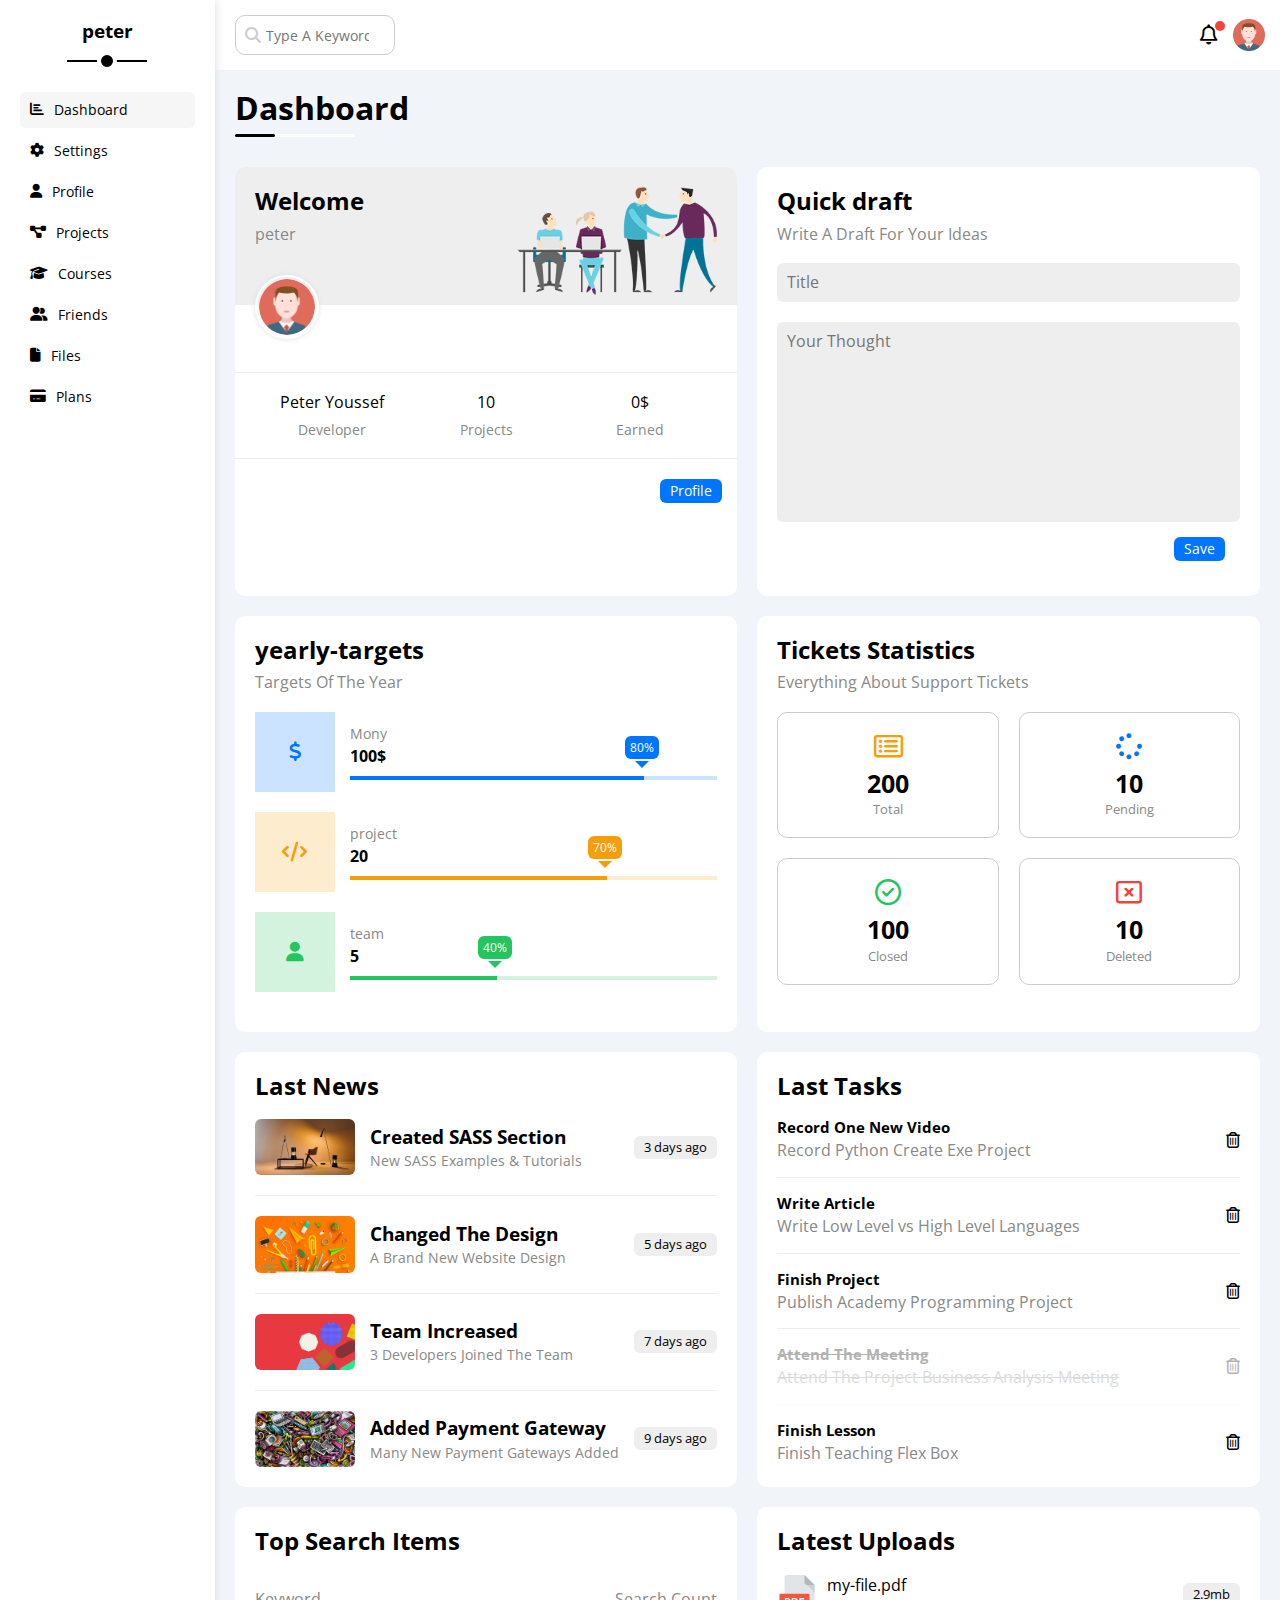
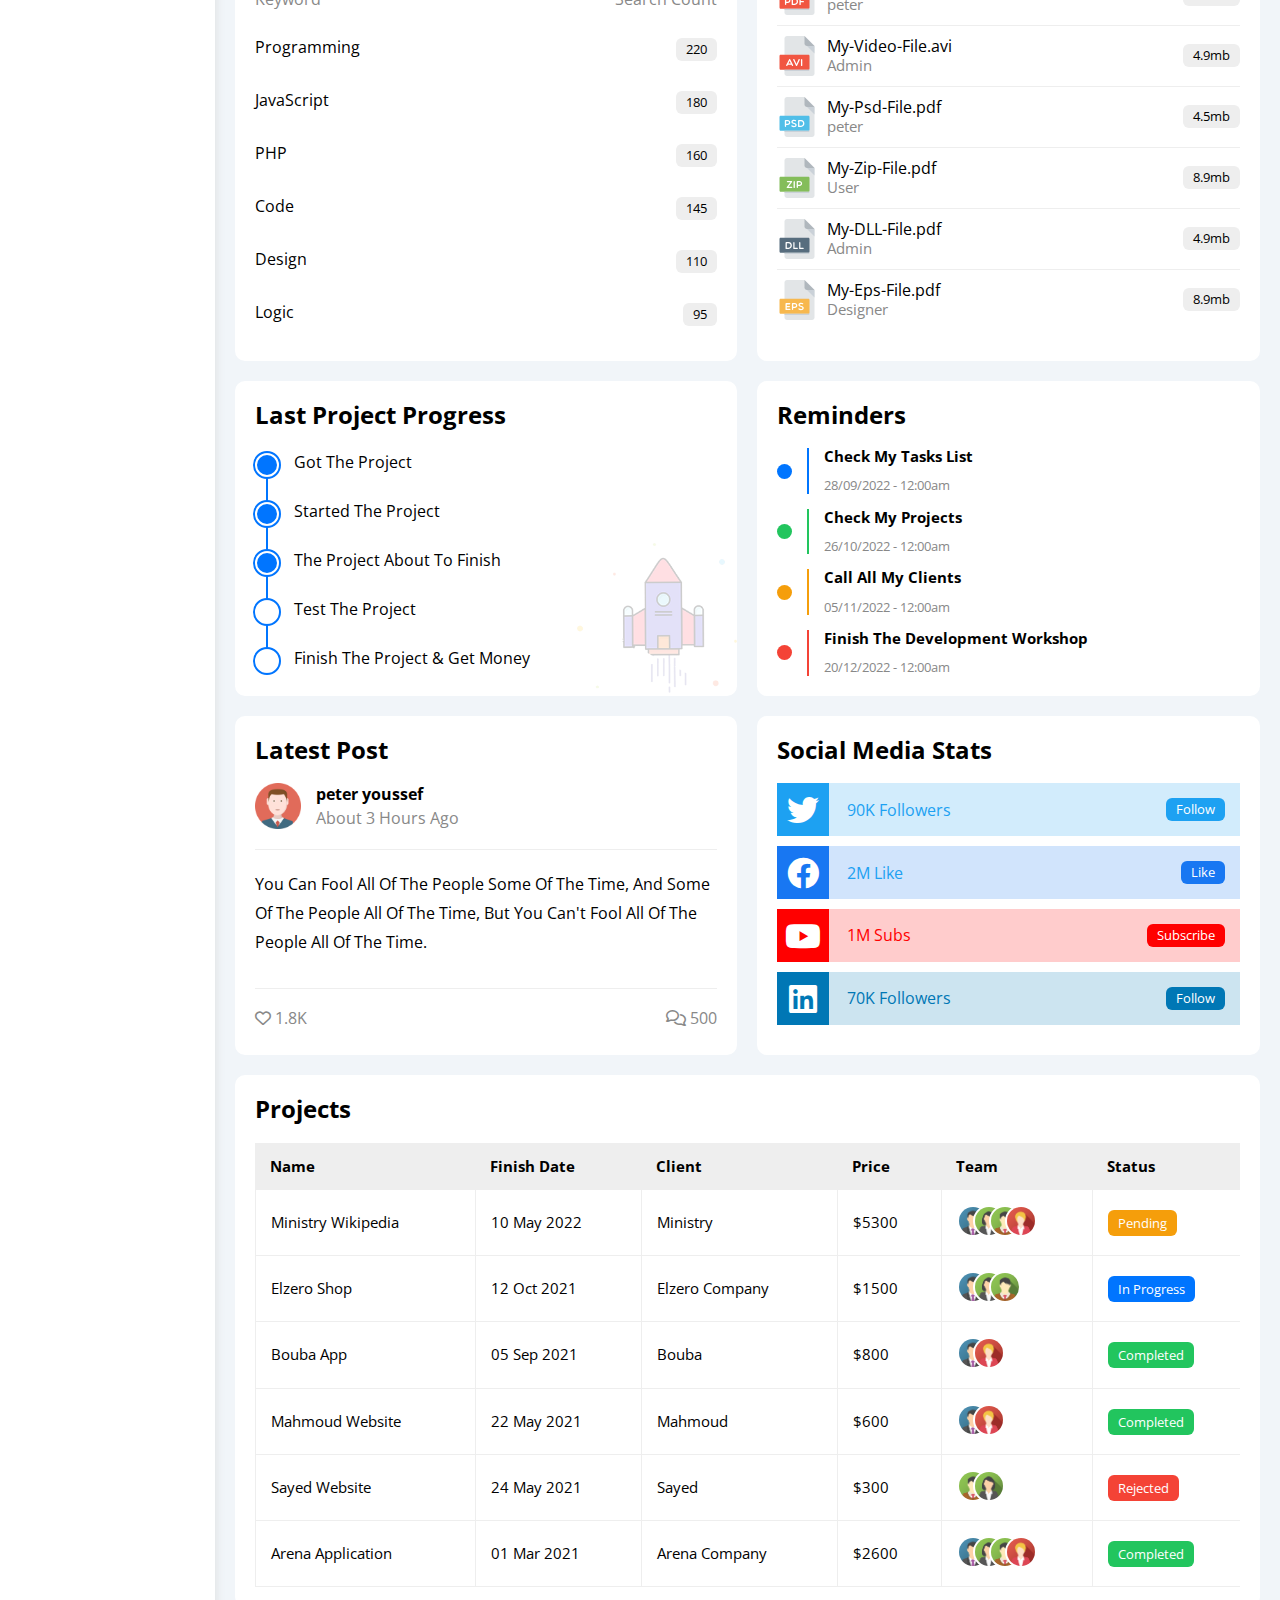
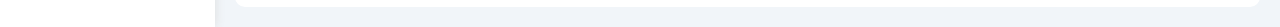
<file: index.html>
<!DOCTYPE html>
<html lang="en">
<head>
  <meta charset="UTF-8">
  <meta name="viewport" content="width=device-width, initial-scale=1.0">
  <link rel="stylesheet" href="./css/framework.css">
  <link rel="stylesheet" href="./css/dashboard.css">
  <link rel="stylesheet" href="./css/normalize.css">
  <link rel="stylesheet" href="./css/all.min.css">
  <link rel="preconnect" href="https://fonts.googleapis.com">
<link rel="preconnect" href="https://fonts.gstatic.com" crossorigin>
<link href="https://fonts.googleapis.com/css2?family=Open+Sans:wght@300;400;500;600;700;800&display=swap" rel="stylesheet">
  <title>Dashboard</title>
</head>
<body>
<div class="page d-flex home">
  <div class="side p-20 bg-white p-relative">
    <h3 class="p-relative text-c mt-0">peter</h3>
      <ul>
        <li title="Dashboard">
          <a class="active d-flex alig-center fs-14 c-black rad-6 p-10 " href="dashboard.html">
            <i class="fa-solid fa-chart-bar"></i>
            <span>Dashboard</span>
          </a>
        </li>
        <li title="Settings">
          <a class="d-flex alig-center fs-14 c-black rad-6 p-10" href="settings.html">
            <i class="fa-solid fa-gear"></i>
            <span>Settings</span>
          </a>
        </li>
        <li title="Profile">
          <a class="d-flex alig-center fs-14 c-black rad-6 p-10" href="profile.html">
            <i class="fa-solid fa-user"></i>
            <span>Profile</span>
          </a>
        </li>
        <li title="Projects">
          <a class="d-flex alig-center fs-14 c-black rad-6 p-10" href="projects.html">
            <i class="fa-solid fa-diagram-project"></i>
            <span>Projects</span>
          </a>
        </li>
        <li title="Courses">
          <a class="d-flex alig-center fs-14 c-black rad-6 p-10" href="courses.html">
            <i class="fa-solid fa-graduation-cap"></i>
            <span>Courses</span>
          </a>
        </li>
        <li title="Friends">
          <a class="d-flex alig-center fs-14 c-black rad-6 p-10" href="friends.html">
            <i class="fa-solid fa-user-group"></i>
            <span>Friends</span>
          </a>
        </li>
        <li title="Files">
          <a class="d-flex alig-center fs-14 c-black rad-6 p-10" href="files.html">
            <i class="fa-solid fa-file"></i>
            <span>Files</span>
          </a>
        </li>
        <li title="Plans">
          <a class="d-flex alig-center fs-14 c-black rad-6 p-10" href="plans.html">
            <i class="fa-solid fa-credit-card"></i>
            <span>Plans</span>
          </a>
        </li>
      </ul>
  </div>
    <div class="content w-full">
      <div class="head p-15 d-flex bg-white between-flex">
        <div class="search p-relative">
          <input class="p-10" type="search" placeholder="Type A Keyword">
        </div>
        <div class="icons d-flex align-center">
          <span class="notification p-relative">
            <i class="fa-regular fa-bell fa-lg"></i>
          </span>
          <img src="./images/avatar.png" alt="">
        </div>
      </div>
      <!-- start dashboard label  -->
      <h1 class="p-relative">Dashboard</h1>
      <!-- end dashboard label  -->
      <!-- start wrapper -->
      <div class="wrapper d-grid gap-20">
        <!-- start welcome -->
        <div class="welcome bg-white rad-10 t-c-mobile block-mobile">
          <div class="intro p-20 d-flex bg-eee space-between">
            <div class="text">
              <h2 class="m-0">Welcome</h2>
              <p class="c-gray mt-10 mb-20">peter</p>
            </div>
            <img src="./images/welcome.png" alt="" class="hide-mobile">
          </div>
          <img src="./images/avatar.png" alt="" class="avatar">
          <div class="body d-flex mt-20 mb-20 p-20 mt-20 mb-20 text-c block-mobile">
            <div class="flex-1">
              Peter Youssef
              <span class="d-block c-gray mt-10 fs-14">Developer</span>
            </div>
            <div class="flex-1">
              10
              <span class="d-block c-gray mt-10 fs-14">Projects</span>
            </div>
            <div class="flex-1">
              0$
              <span class="d-block c-gray mt-10 fs-14">Earned</span>
            </div>
          </div>
          <a href="html.porfile" class="visit d-block fs-14 bg-blue c-white btn-shape ">Profile</a>
        </div>
        <!-- end welcome -->
        <!-- start quick draft -->
        <div class="quick-draft bg-white p-20 rad-10">
            <div class="text">
              <h2 class="m-0">Quick draft</h2>
              <p class="c-gray mt-10 mb-20">Write A Draft For Your Ideas</p>
            </div>
            <form action="">
              <input type="text" placeholder="Title" class="rad-6 bg-eee d-block mb-20 p-10 full-width">
              <textarea placeholder="Your Thought" class="rad-6 bg-eee d-block full-width p-10"></textarea>
              <input type="submit" value="Save" class=" save d-block fs-14 bg-blue c-white btn-shape ">
            </form>
        </div> 
        <!-- end quick draft -->
        <!-- start yearly targets  -->
        <div class="yearly-targets bg-white p-20 rad-10">
          <div class="text">
            <h2 class="m-0">yearly-targets</h2>
            <p class="c-gray mt-10 mb-20">Targets Of The Year</p>
          </div>
          <div class="target center-flex mb-20 ">
            <div class="icon center-flex fa-lg back-blue ">
              <i class="fa-solid fa-dollar-sign c-blue"></i>
            </div>
            <div class="details flex-1">
              <span class="fs-14 c-gray">Mony</span>
              <span class="d-block f-bold mt-5 mb-10">100$</span>
              <div class="progress back-blue p-relative">
                <span class="blue bg-blue" style="width:80%;" data-progress="80%"></span>
              </div>
            </div>
          </div>
          <div class="target center-flex mb-20 ">
            <div class="icon center-flex fa-lg back-orange">
              <i class="fa-solid fa-code c-orange"></i>
            </div>
            <div class="details flex-1">
              <span class="fs-14 c-gray">project</span>
              <span class="d-block f-bold mt-5 mb-10 ">20</span>
              <div class="progress back-orange p-relative">
                <span class="orange bg-orange" style="width:70%;" data-progress="70%"></span>
              </div>
            </div>
          </div>
          <div class="target center-flex mb-20 ">
            <div class="icon center-flex fa-lg back-green">
              <i class="fa-solid fa-user c-green"></i>
            </div>
            <div class="details flex-1">
              <span class="fs-14 c-gray">team</span>
              <span class="d-block f-bold mt-5 mb-10">5</span>
              <div class="progress back-green p-relative">
                <span class="green bg-green" style="width:40%;" data-progress="40%"></span>
              </div>
            </div>
          </div>
        </div>
        <!-- end yearly targets  -->
        <!-- start Tickets Statistics -->
        <div class="Tickets-Statistics bg-white p-20 rad-10">
          <div class="text">
            <h2 class="m-0">Tickets Statistics</h2>
            <p class="c-gray mt-10 mb-20">Everything About Support Tickets</p>
          </div>
          <div class="boxes d-flex gap-20 flex-w text-c">
          <div class="box rad-10 p-20 fs-13">
            <i class="fa-regular fa-rectangle-list fa-2x mb-10 c-orange"></i>
            <span class="d-block fs-25 f-bold mb-5">200</span>
            <span class="c-gray">Total</span>
          </div>
          <div class="box rad-10 p-20 fs-13">
            <i class="fa-solid fa-spinner fa-2x mb-10 c-blue"></i>
            <span class="d-block fs-25 f-bold mb-5">10</span>
            <span class="c-gray">Pending</span>
          </div>
          <div class="box rad-10 p-20 fs-13">
            <i class="fa-regular fa-circle-check fa-2x mb-10 c-green"></i>
            <span class="d-block fs-25 f-bold mb-5">100</span>
            <span class="c-gray">Closed</span>
          </div>
          <div class="box rad-10 p-20 fs-13">
            <i class="fa-regular fa-rectangle-xmark fa-2x mb-10 c-red "></i>
            <span class="d-block fs-25 f-bold mb-5">10</span>
            <span class="c-gray">Deleted</span>
          </div>
        </div>
        </div>
        <!-- end Tickets Statistics -->
        <!-- start last news -->
        <div class="last-news bg-white p-20 rad-10">
          <h2 class="m-0 mb-20">Last News</h2>
          <div class="box d-flex align-center flex-w">
            <img src="./images/news-01.png" alt="">
            <div class="text flex-1">
              <h3>Created SASS Section</h3>
              <p class="fs-14 c-gray m-0">New SASS Examples &#38; Tutorials</p>
            </div>
            <div class="counter btn-shape bg-eee fs-13">3 days ago</div>
          </div>
          <div class="box d-flex align-center flex-w">
            <img src="./images/news-02.png" alt="">
            <div class="text flex-1">
              <h3>Changed The Design</h3>
              <p class="fs-14 c-gray m-0">A Brand New Website Design</p>
            </div>
            <div class="counter btn-shape bg-eee fs-13">5 days ago</div>
          </div>
          <div class="box d-flex align-center flex-w">
            <img src="./images/news-03.png" alt="">
            <div class="text flex-1">
              <h3>Team Increased</h3>
              <p class="fs-14 c-gray m-0">3 Developers Joined The Team</p>
            </div>
            <div class="counter btn-shape bg-eee fs-13">7 days ago</div>
          </div>
          <div class="box d-flex align-center flex-w">
            <img src="./images/news-04.png" alt="">
            <div class="text flex-1">
              <h3>Added Payment Gateway</h3>
              <p class="fs-14 c-gray m-0">Many New Payment Gateways Added</p>
            </div>
            <div class="counter btn-shape bg-eee fs-13">9 days ago</div>
          </div>
        </div>
        <!-- end last news -->
        <!-- start last Tasks -->
        <div class="last-tasks bg-white p-20 rad-10">
          <h2 class="m-0 mb-20">Last Tasks</h2>
          <div class="row d-flex align-center">
            <div class="text flex-1">
              <h3 class="m-0 mb-5 fs ">Record One New Video</h3>
              <p class="m-0 c-gray">Record Python Create Exe Project</p>
            </div>
            <i class="fa-regular fa-trash-can delete"></i>
          </div>
          <div class="row d-flex align-center">
            <div class="text flex-1">
              <h3 class="m-0 mb-5 fs ">Write Article</h3>
              <p class="m-0 c-gray">Write Low Level vs High Level Languages</p>
            </div> 
            <i class="fa-regular fa-trash-can delete"></i>
          </div>
          <div class="row d-flex align-center">
            <div class="text flex-1">
              <h3 class="m-0 mb-5 fs ">Finish Project</h3>
              <p class="m-0 c-gray">Publish Academy Programming Project</p>
            </div>
            <i class="fa-regular fa-trash-can delete"></i>
          </div>
          <div class="row d-flex done align-center">
            <div class="text flex-1">
              <h3 class="m-0 mb-5 fs ">Attend The Meeting</h3>
              <p class="m-0 c-gray">Attend The Project Business Analysis Meeting</p>
            </div>
            <i class="fa-regular fa-trash-can delete"></i>
          </div>
          <div class="row d-flex align-center">
            <div class="text flex-1">
              <h3 class="m-0 mb-5 fs ">Finish Lesson</h3>
              <p class="m-0 c-gray">Finish Teaching Flex Box</p>
            </div>
            <i class="fa-regular fa-trash-can delete"></i>
          </div>
        </div>
        <!-- end last Tasks -->
        <!-- start top search -->
        <div class="Top-Search bg-white rad-10 p-20">
          <h2 class="m-0 mb-20">Top Search Items</h2>
          <div class="item-head d-flex space-between pt-15 pb-15 c-gray">
            <div>Keyword</div>
            <div>Search Count</div>
          </div>
          <div class="item d-flex space-between pt-15 pb-15">
            <span>Programming</span>
            <span class="btn-shape bg-eee fs-13">220</span>
          </div>
          <div class="item d-flex space-between pt-15 pb-15">
            <span>JavaScript</span>
            <span class="btn-shape bg-eee fs-13">180</span>
          </div>
          <div class="item d-flex space-between pt-15 pb-15">
            <span>PHP</span>
            <span class="btn-shape bg-eee fs-13">160</span>
          </div>
          <div class="item d-flex space-between pt-15 pb-15">
            <span>Code</span>
            <span class="btn-shape bg-eee fs-13">145</span>
          </div>
          <div class="item d-flex space-between pt-15 pb-15">
            <span>Design</span>
            <span class="btn-shape bg-eee fs-13">110</span>
          </div>
          <div class="item d-flex space-between pt-15 pb-15">
            <span>Logic</span>
            <span class="btn-shape bg-eee fs-13">95</span>
          </div>
        </div>
        <!-- end top search -->
        <!-- start latest Uploads -->
        <div class="Latest-Uploads bg-white rad-10 p-20">
          <h2 class="m-0 mb-20">Latest Uploads</h2>
          <ul class="m-0">
            <li class="between-flex mb-10 pb-10">
              <div class="image-info d-flex align-center">
                <img src="./images/pdf.svg" alt="">
                <div class="text">
                  <span class="d-block">my-file.pdf</span>
                  <span class="c-gray fs-15">peter</span>
                </div>
              </div>
              <div class="btn-shape bg-eee fs-13">2.9mb</div>
            </li>
            <li class="between-flex mb-10 pb-10">
              <div class="image-info d-flex align-center">
                <img src="./images/avi.svg" alt="">
                <div class="text">
                  <span class="d-block">My-Video-File.avi</span>
                  <span class="c-gray fs-15">Admin</span>
                </div>
              </div>
              <div class="btn-shape bg-eee fs-13">4.9mb</div>
            </li>
            <li class="between-flex mb-10 pb-10">
              <div class="image-info d-flex align-center">
                <img src="./images/psd.svg" alt="">
                <div class="text">
                  <span class="d-block">My-Psd-File.pdf</span>
                  <span class="c-gray fs-15">peter</span>
                </div>
              </div>
              <div class="btn-shape bg-eee fs-13">4.5mb</div>
            </li>
            <li class="between-flex mb-10 pb-10">
              <div class="image-info d-flex align-center">
                <img src="./images/zip.svg" alt="">
                <div class="text">
                  <span class="d-block">My-Zip-File.pdf</span>
                  <span class="c-gray fs-15">User</span>
                </div>
              </div>
              <div class="btn-shape bg-eee fs-13">8.9mb</div>
            </li>
            <li class="between-flex mb-10 pb-10">
              <div class="image-info d-flex align-center">
                <img src="./images/dll.svg" alt="">
                <div class="text">
                  <span class="d-block">My-DLL-File.pdf</span>
                  <span class="c-gray fs-15">Admin</span>
                </div>
              </div>
              <div class="btn-shape bg-eee fs-13">4.9mb</div>
            </li>
            <li class="between-flex m-0">
              <div class="image-info d-flex align-center">
                <img src="./images/eps.svg" alt="">
                <div class="text">
                  <span class="d-block">My-Eps-File.pdf</span>
                  <span class="c-gray fs-15">Designer</span>
                </div>
              </div>
              <div class="btn-shape bg-eee fs-13">8.9mb</div>
            </li>
          </ul>
        </div>
        <!-- end latest Uploads -->
        <!-- start last projects -->
        <div class="Last-Project-Progress bg-white rad-10 p-20 p-relative">
          <h2 class="m-0 mb-20">Last Project Progress</h2>
          <ul class="m-0 p-relative">
            <li class="mt-25 d-flex alig-center done">Got The Project</li>
            <li class="mt-25 d-flex alig-center done">Started The Project</li>
            <li class="mt-25 d-flex alig-center done">The Project About To Finish</li>
            <li class="mt-25 d-flex alig-center current">Test The Project</li>
            <li class="mt-25 d-flex alig-center">Finish The Project &#38; Get Money</li>
          </ul>
          <img src="./images/project.png" alt="" class="hide-mobile">
        </div>
        <!-- end last projects -->
        <!-- start reminders -->
        <div class="reminders rad-10 bg-white p-20">
          <h2 class="m-0 mb-20">Reminders</h2>
          <ul class="m-0">
            <li class="d-flex mt-15 align-center p-relative ">
              <span class="dott bg-blue rad-half"></span>
              <div class="text blue pl-15">
                <p class="m-0 mb-10 fs-15 f-bold">Check My Tasks List</p>
                <span class="c-gray fs-13">28/09/2022 - 12:00am</span>
              </div>
            </li>
            <li class="d-flex mt-15 align-center p-relative ">
              <span class="dott bg-green rad-half"></span>
              <div class="text green pl-15">
                <p class="m-0 mb-10 fs-15 f-bold">Check My Projects</p>
                <span class="c-gray fs-13">26/10/2022 - 12:00am</span>
              </div>
            </li>
            <li class="d-flex mt-15 align-center p-relative ">
              <span class="dott bg-orange rad-half"></span>
              <div class="text orange pl-15">
                <p class="m-0 mb-10 fs-15 f-bold">Call All My Clients</p>
                <span class="c-gray fs-13">05/11/2022 - 12:00am</span>
              </div>
            </li>
            <li class="d-flex mt-15 align-center p-relative ">
              <span class="dott bg-red rad-half"></span>
              <div class="text red pl-15">
                <p class="m-0 mb-10 fs-15 f-bold">Finish The Development Workshop</p>
                <span class="c-gray fs-13">20/12/2022 - 12:00am</span>
              </div>
            </li>
          </ul>
        </div>
        <!-- end reminders -->
        <!-- start latest post  -->
        <div class="Latest-Post bg-white rad-10 p-20">
          <h2 class="m-0 mb-20">Latest Post</h2>
          <div class="information d-flex align-center">
            <img src="./images/avatar.png" alt="" class="mr-15">
            <div class="text">
              <span class="d-block f-bold mb-5">peter youssef</span>
              <span class="c-gray">About 3 Hours Ago</span>
            </div>
          </div>
          <div class="post-content pt-20 pt-20 mt-20 mb-20 t-c-mobile">
            You Can Fool All Of The People Some Of The Time, And Some Of The People All Of The Time,
            But You Can't Fool All Of The People All Of The Time.
          </div>
          <div class="post-stars c-gray between-flex">
            <div>
              <i class="fa-regular fa-heart"></i>
              <span class="">1.8K</span>
            </div>
            <div>
              <i class="fa-regular fa-comments"></i>
              <span>500</span>
            </div>
          </div>
        </div>
        <!-- end latest post  -->
        <!-- start social media  -->
        <div class="Social-Media-Stats bg-white rad-10 p-20">
          <h2 class="m-0 mb-20">Social Media Stats</h2>
          <div class="box twitter between-flex p-15 mb-10 p-relative ">
            <i class="fa-brands fa-twitter fa-2x center-flex c-white h-full"></i>
            <span>90K Followers</span>
            <a href="#" class="btn-shape fs-13 c-white">Follow</a>
          </div>
          <div class="box facebook between-flex  p-15 mb-10 p-relative">
            <i class="fa-brands fa-facebook fa-2x center-flex c-white h-full"></i>
            <span>2M Like</span>
            <a href="#" class="btn-shape fs-13 c-white">Like</a>
          </div>
          <div class="box youtube between-flex  p-15 mb-10 p-relative">
            <i class="fa-brands fa-youtube fa-2x  c-white h-full center-flex d-block"></i>
            <span>1M Subs</span>
            <a href="#" class="btn-shape fs-13 c-white">Subscribe</a>
          </div>
          <div class="box linkedin between-flex  p-15 mb-10 p-relative">
            <i class="fa-brands fa-linkedin fa-2x center-flex c-white h-full"></i>
            <span>70K Followers</span>
            <a href="#" class="btn-shape fs-13 c-white ">Follow</a>
          </div>
        </div>
        <!-- end social media  -->
      </div>
      <!-- end wrapper -->
      <!-- start table  -->
      <div class="projects rad-10 bg-white p-20">
        <h2 class="m-0 mb-20">Projects</h2>
        <!-- table -->
        <div class="responsive-table">
          <table class="fs-15 w-full">
            <thead>
              <tr>
                <td>Name</td>
                <td>Finish Date</td>
                <td>Client</td>
                <td>Price</td>
                <td>Team</td>
                <td>Status</td>
              </tr>
            </thead>
            <tbody>
              <tr>
                <td>Ministry Wikipedia</td>
                <td>10 May 2022</td>
                <td>Ministry</td>
                <td>$5300</td>
                <td>
                  <img src="./images/team-01.png" alt="">
                  <img src="./images/team-02.png" alt="">
                  <img src="./images/team-03.png" alt="">
                  <img src="./images/team-05.png" alt="">
                </td>
                <td>
                  <span class="label fs-13 btn-shape c-white bg-orange">Pending</span>
                </td>
              </tr>
              <tr>
                <td>Elzero Shop</td>
                <td>12 Oct 2021</td>
                <td>Elzero Company</td>
                <td>$1500</td>
                <td>
                  <img src="./images/team-01.png" alt="">
                  <img src="./images/team-02.png" alt="">
                  <img src="./images/team-03.png" alt="">
                </td>
                <td>
                  <span class="label fs-13 btn-shape c-white bg-blue">In Progress</span>
                </td>
              </tr>
              <tr>
                <td>Bouba App</td>
                <td>05 Sep 2021</td>
                <td>Bouba</td>
                <td>$800</td>
                <td>
                  <img src="./images/team-01.png" alt="">
                  <img src="./images/team-05.png" alt="">
                </td>
                <td>
                  <span class="label fs-13 btn-shape c-white bg-green">Completed</span>
                </td>
              </tr>
              <tr>
                <td>Mahmoud Website</td>
                <td>22 May 2021</td>
                <td>Mahmoud</td>
                <td>	$600</td>
                <td>
                  <img src="./images/team-01.png" alt="">
                  <img src="./images/team-05.png" alt="">
                </td>
                <td>
                  <span class="label fs-13 btn-shape c-white bg-green">Completed</span>
                </td>
              </tr>
              <tr>
                <td>Sayed Website</td>
                <td>24 May 2021</td>
                <td>Sayed</td>
                <td>$300</td>
                <td>
                  <img src="./images/team-03.png" alt="">
                  <img src="./images/team-02.png" alt="">
                </td>
                <td>
                  <span class="label fs-13 btn-shape c-white bg-red">Rejected</span>
                </td>
              </tr>
              <tr>
                <td>Arena Application</td>
                <td>01 Mar 2021</td>
                <td>Arena Company</td>
                <td>$2600</td>
                <td>
                  <img src="./images/team-01.png" alt="">
                  <img src="./images/team-02.png" alt="">
                  <img src="./images/team-03.png" alt="">
                  <img src="./images/team-05.png" alt="">
                </td>
                <td>
                  <span class="label fs-13 btn-shape c-white bg-green">Completed</span>
                </td>
              </tr>
            </tbody>
          </table>
        </div>
      </div>
      <!-- end table  -->
    </div>
  </div>
</body>
</html>
</file>
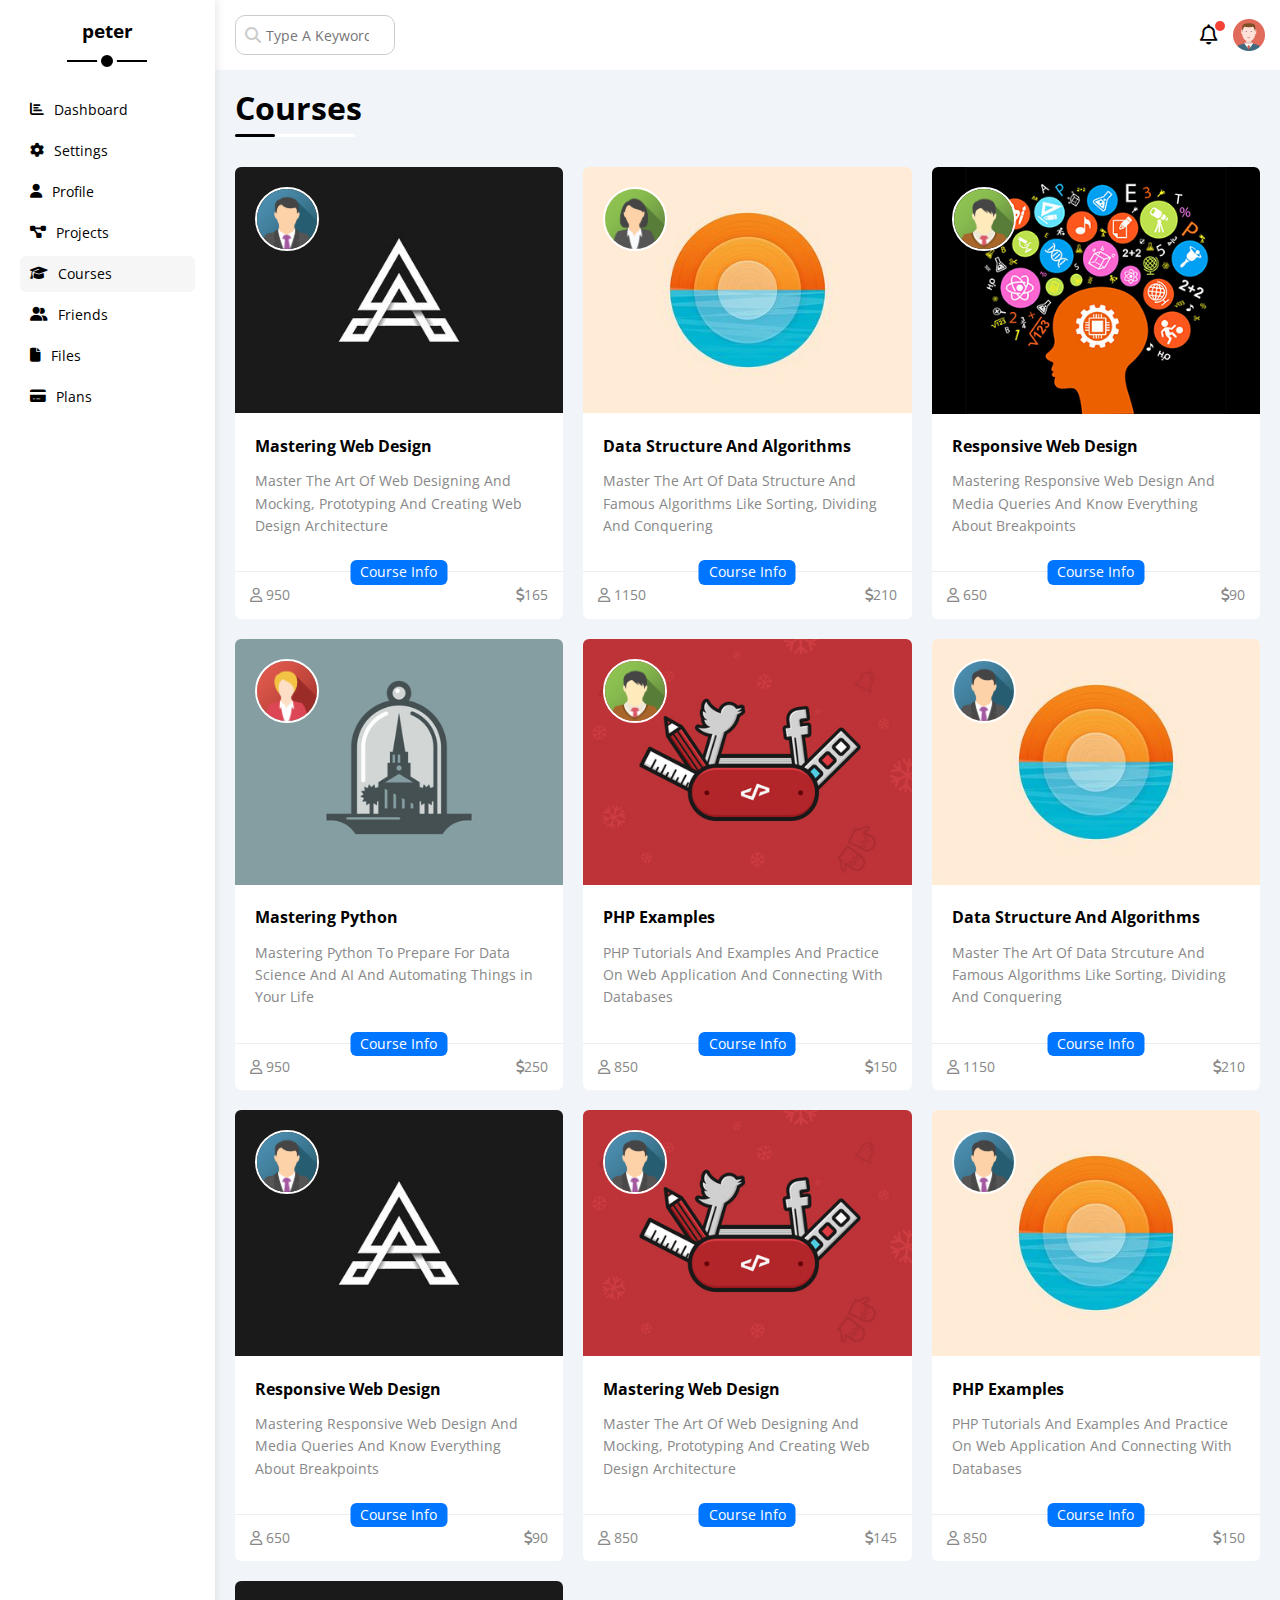
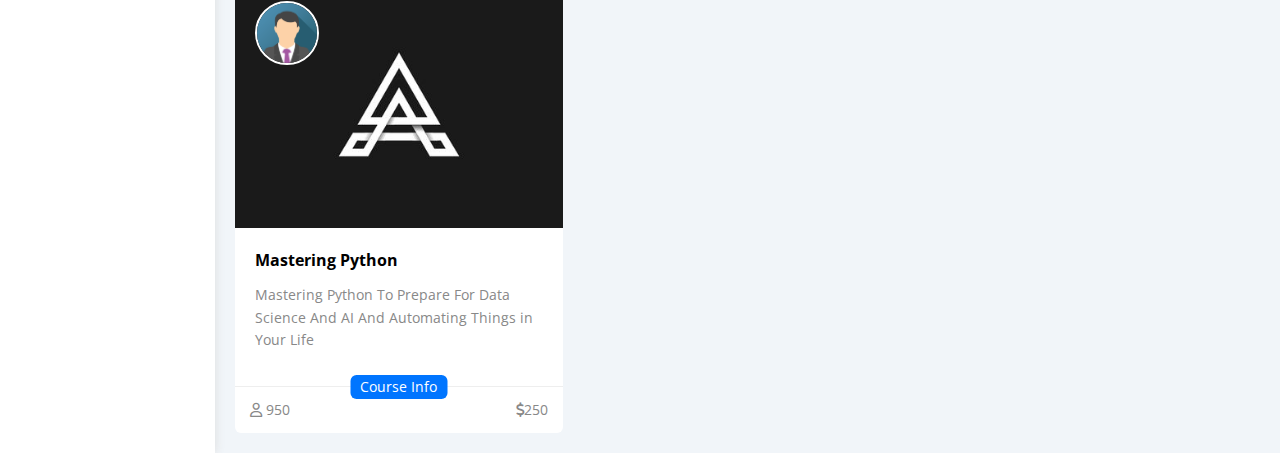
<file: courses.html>
<!DOCTYPE html>
<html lang="en">
<head>
  <meta charset="UTF-8">
  <meta name="viewport" content="width=device-width, initial-scale=1.0">
  <link rel="stylesheet" href="./css/framework.css">
  <link rel="stylesheet" href="./css/dashboard.css">
  <link rel="stylesheet" href="./css/normalize.css">
  <link rel="stylesheet" href="./css/all.min.css">
  <link rel="preconnect" href="https://fonts.googleapis.com">
  <link rel="preconnect" href="https://fonts.gstatic.com" crossorigin>
  <link href="https://fonts.googleapis.com/css2?family=Open+Sans:wght@300;400;500;600;700;800&display=swap" rel="stylesheet">
  <title>Courses</title>
</head>
<body>
  <div class="page d-flex">
    <div class="side p-20 bg-white p-relative">
      <h3 class="p-relative text-c mt-0">peter</h3>
        <ul>
          <li title="Dashboard">
            <a class="d-flex alig-center fs-14 c-black rad-6 p-10 " href="index.html">
              <i class="fa-solid fa-chart-bar"></i>
              <span>Dashboard</span>
            </a>
          </li>
          <li title="Settings">
            <a class="d-flex alig-center fs-14 c-black rad-6 p-10" href="settings.html">
              <i class="fa-solid fa-gear"></i>
              <span>Settings</span>
            </a>
          </li>
          <li title="Profile">
            <a class="d-flex alig-center fs-14 c-black rad-6 p-10" href="profile.html">
              <i class="fa-solid fa-user"></i>
              <span>Profile</span>
            </a>
          </li>
          <li title="Projects">
            <a class="d-flex alig-center fs-14 c-black rad-6 p-10" href="projects.html">
              <i class="fa-solid fa-diagram-project"></i>
              <span>Projects</span>
            </a>
          </li>
          <li title="Courses">
            <a class="active d-flex alig-center fs-14 c-black rad-6 p-10" href="courses.html">
              <i class="fa-solid fa-graduation-cap"></i>
              <span>Courses</span>
            </a>
          </li>
          <li title="Friends">
            <a class="d-flex alig-center fs-14 c-black rad-6 p-10" href="friends.html">
              <i class="fa-solid fa-user-group"></i>
              <span>Friends</span>
            </a>
          </li>
          <li title="Files">
            <a class="d-flex alig-center fs-14 c-black rad-6 p-10" href="files.html">
              <i class="fa-solid fa-file"></i>
              <span>Files</span>
            </a>
          </li>
          <li title="Plans">
            <a class="d-flex alig-center fs-14 c-black rad-6 p-10" href="plans.html">
              <i class="fa-solid fa-credit-card"></i>
              <span>Plans</span>
            </a>
          </li>
        </ul>
    </div>
    <div class="content w-full">
      <!-- start head  -->
      <div class="head p-15 d-flex bg-white between-flex">
        <div class="search p-relative">
          <input class="p-10" type="search" placeholder="Type A Keyword">
        </div>
        <div class="icons d-flex align-center">
          <span class="notification p-relative">
            <i class="fa-regular fa-bell fa-lg"></i>
          </span>
          <img src="./images/avatar.png" alt="">
        </div>
      </div>
      <!-- end head -->
      <!-- start label  -->
      <h1 class="p-relative">Courses</h1>
      <!-- end label  -->
      <div class="course-page d-grid m-20 gap-20">
        <!-- 1 -->
        <div class="course-box rad-6 p-relative bg-white ">
          <img src="./images/course-01.jpg" alt="" class="big-img">
          <img src="./images/team-01.png" alt="" class="small-img">
          <div class="text p-20">
            <h4 class="m-0 ">Mastering Web Design</h4>
            <p class="description mt-15 c-gray">Master The Art Of Web Designing And Mocking, Prototyping And Creating Web Design Architecture</p>
          </div>
          <div class="info d-flex space-between p-15 p-relative">
            <span class="c-gray fs-14"><i class="fa-regular fa-user"></i> 950</span>
            <span class="btn-shape bg-blue c-white fs-14 button">Course Info</span>
            <span class="c-gray fs-14"><i class="fa-solid fa-dollar-sign"></i>165</span>
          </div>
        </div>
        <!-- 2 -->
        <div class="course-box rad-6 p-relative bg-white ">
          <img src="./images/course-03.jpg" alt="" class="big-img">
          <img src="./images/team-02.png" alt="" class="small-img">
          <div class="text p-20">
            <h4 class="m-0 ">Data Structure And Algorithms</h4>
            <p class="description mt-15 c-gray">Master The Art Of Data Structure And Famous Algorithms Like Sorting, Dividing And Conquering</p>
          </div>
          <div class="info d-flex space-between p-15 p-relative">
            <span class="c-gray fs-14"><i class="fa-regular fa-user"></i> 1150</span>
            <span class="btn-shape bg-blue c-white fs-14 button">Course Info</span>
            <span class="c-gray fs-14"><i class="fa-solid fa-dollar-sign"></i>210</span>
          </div>
        </div>
        <!-- 3 -->
        <div class="course-box rad-6 p-relative bg-white ">
          <img src="./images/course-02.jpg" alt="" class="big-img">
          <img src="./images/team-03.png" alt="" class="small-img">
          <div class="text p-20">
            <h4 class="m-0 ">Responsive Web Design</h4>
            <p class="description mt-15 c-gray">Mastering Responsive Web Design And Media Queries And Know Everything About Breakpoints</p>
          </div>
          <div class="info d-flex space-between p-15 p-relative">
            <span class="c-gray fs-14"><i class="fa-regular fa-user"></i> 650</span>
            <span class="btn-shape bg-blue c-white fs-14 button">Course Info</span>
            <span class="c-gray fs-14"><i class="fa-solid fa-dollar-sign"></i>90</span>
          </div>
        </div>
        <!-- 4 -->
        <div class="course-box rad-6 p-relative bg-white ">
          <img src="./images/course-04.jpg" alt="" class="big-img">
          <img src="./images/team-05.png" alt="" class="small-img">
          <div class="text p-20">
            <h4 class="m-0 ">Mastering Python</h4>
            <p class="description mt-15 c-gray">Mastering Python To Prepare For Data Science And AI And Automating Things in Your Life</p>
          </div>
          <div class="info d-flex space-between p-15 p-relative">
            <span class="c-gray fs-14"><i class="fa-regular fa-user"></i> 950</span>
            <span class="btn-shape bg-blue c-white fs-14 button">Course Info</span>
            <span class="c-gray fs-14"><i class="fa-solid fa-dollar-sign"></i>250</span>
          </div>
        </div>
        <!-- 5 -->
        <div class="course-box rad-6 p-relative bg-white ">
          <img src="./images/course-05.jpg" alt="" class="big-img">
          <img src="./images/team-03.png" alt="" class="small-img">
          <div class="text p-20">
            <h4 class="m-0 ">PHP Examples</h4>
            <p class="description mt-15 c-gray">PHP Tutorials And Examples And Practice On Web Application And Connecting With Databases</p>
          </div>
          <div class="info d-flex space-between p-15 p-relative">
            <span class="c-gray fs-14"><i class="fa-regular fa-user"></i> 850</span>
            <span class="btn-shape bg-blue c-white fs-14 button">Course Info</span>
            <span class="c-gray fs-14"><i class="fa-solid fa-dollar-sign"></i>150</span>
          </div>
        </div>
        <!-- 6 -->
        <div class="course-box rad-6 p-relative bg-white ">
          <img src="./images/course-03.jpg" alt="" class="big-img">
          <img src="./images/team-01.png" alt="" class="small-img">
          <div class="text p-20">
            <h4 class="m-0 ">Data Structure And Algorithms</h4>
            <p class="description mt-15 c-gray">Master The Art Of Data Strcuture And Famous Algorithms Like Sorting, Dividing And Conquering</p>
          </div>
          <div class="info d-flex space-between p-15 p-relative">
            <span class="c-gray fs-14"><i class="fa-regular fa-user"></i> 1150</span>
            <span class="btn-shape bg-blue c-white fs-14 button">Course Info</span>
            <span class="c-gray fs-14"><i class="fa-solid fa-dollar-sign"></i>210</span>
          </div>
        </div>
        <!-- 7 -->
        <div class="course-box rad-6 p-relative bg-white ">
          <img src="./images/course-01.jpg" alt="" class="big-img">
          <img src="./images/team-01.png" alt="" class="small-img">
          <div class="text p-20">
            <h4 class="m-0 ">Responsive Web Design</h4>
            <p class="description mt-15 c-gray">Mastering Responsive Web Design And Media Queries And Know Everything About Breakpoints</p>
          </div>
          <div class="info d-flex space-between p-15 p-relative">
            <span class="c-gray fs-14"><i class="fa-regular fa-user"></i> 650</span>
            <span class="btn-shape bg-blue c-white fs-14 button">Course Info</span>
            <span class="c-gray fs-14"><i class="fa-solid fa-dollar-sign"></i>90</span>
          </div>
        </div>
        <!-- 8 -->
        <div class="course-box rad-6 p-relative bg-white ">
          <img src="./images/course-05.jpg" alt="" class="big-img">
          <img src="./images/team-01.png" alt="" class="small-img">
          <div class="text p-20">
            <h4 class="m-0 ">Mastering Web Design</h4>
            <p class="description mt-15 c-gray">Master The Art Of Web Designing And Mocking, Prototyping And Creating Web Design Architecture</p>
          </div>
          <div class="info d-flex space-between p-15 p-relative">
            <span class="c-gray fs-14"><i class="fa-regular fa-user"></i> 850</span>
            <span class="btn-shape bg-blue c-white fs-14 button">Course Info</span>
            <span class="c-gray fs-14"><i class="fa-solid fa-dollar-sign"></i>145</span>
          </div>
        </div>
        <!-- 9 -->
        <div class="course-box rad-6 p-relative bg-white ">
          <img src="./images/course-03.jpg" alt="" class="big-img">
          <img src="./images/team-01.png" alt="" class="small-img">
          <div class="text p-20">
            <h4 class="m-0 ">PHP Examples</h4>
            <p class="description mt-15 c-gray">PHP Tutorials And Examples And Practice On Web Application And Connecting With Databases</p>
          </div>
          <div class="info d-flex space-between p-15 p-relative">
            <span class="c-gray fs-14"><i class="fa-regular fa-user"></i> 850</span>
            <span class="btn-shape bg-blue c-white fs-14 button">Course Info</span>
            <span class="c-gray fs-14"><i class="fa-solid fa-dollar-sign"></i>150</span>
          </div>
        </div>
        <!-- 10 -->
        <div class="course-box rad-6 p-relative bg-white ">
          <img src="./images/course-01.jpg" alt="" class="big-img">
          <img src="./images/team-01.png" alt="" class="small-img">
          <div class="text p-20">
            <h4 class="m-0 ">Mastering Python</h4>
            <p class="description mt-15 c-gray ">Mastering Python To Prepare For Data Science And AI And Automating Things in Your Life</p>
          </div>
          <div class="info d-flex space-between p-15 p-relative">
            <span class="c-gray fs-14"><i class="fa-regular fa-user"></i> 950</span>
            <span class="btn-shape bg-blue c-white fs-14 button">Course Info</span>
            <span class="c-gray fs-14"><i class="fa-solid fa-dollar-sign"></i>250</span>
          </div>
        </div>
      </div>
    </div>
  </div>
</body>
</html>
</file>
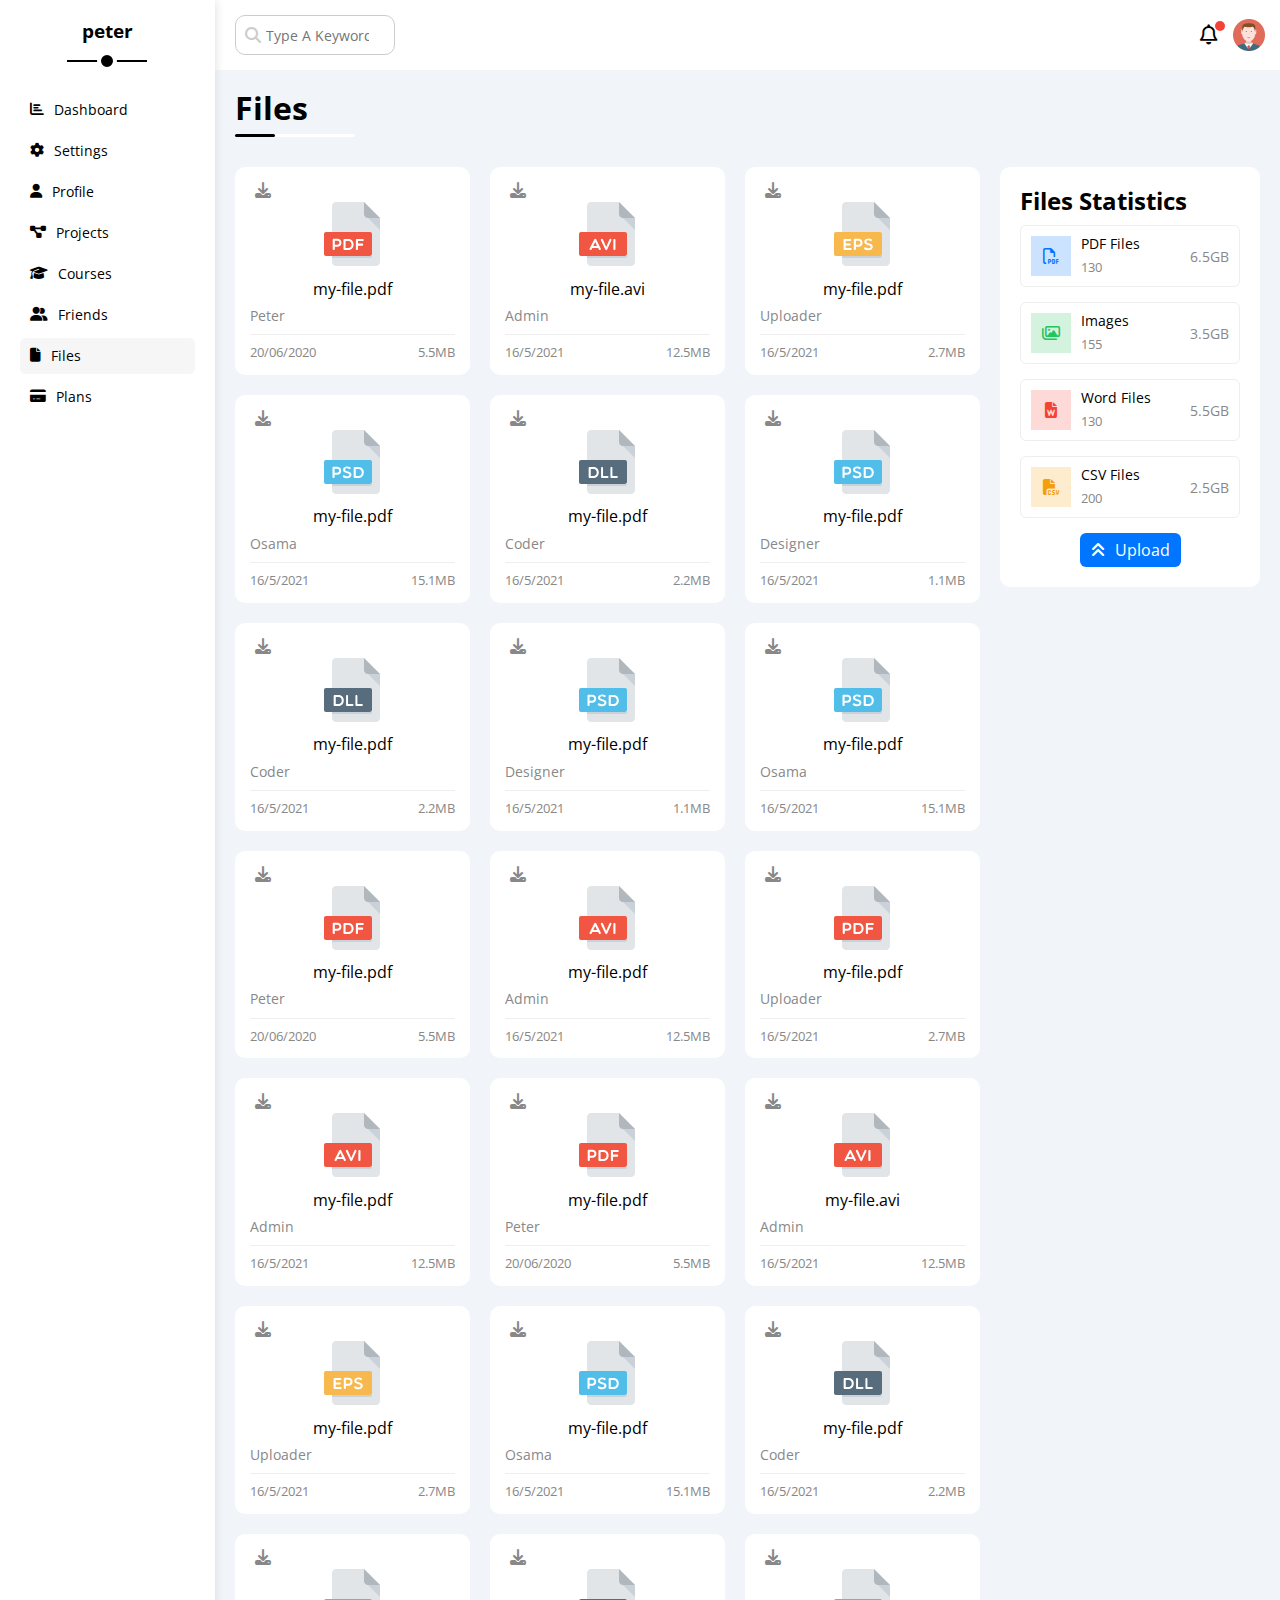
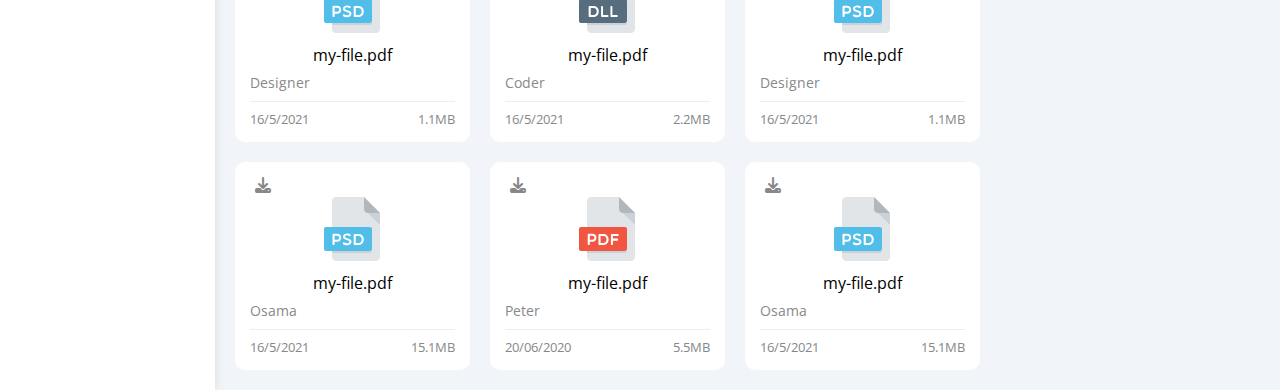
<file: files.html>
<!DOCTYPE html>
<html lang="en">
<head>
  <meta charset="UTF-8">
  <meta name="viewport" content="width=device-width, initial-scale=1.0">
  <link rel="stylesheet" href="./css/framework.css">
  <link rel="stylesheet" href="./css/dashboard.css">
  <link rel="stylesheet" href="./css/normalize.css">
  <link rel="stylesheet" href="./css/all.min.css">
  <link rel="preconnect" href="https://fonts.googleapis.com">
  <link rel="preconnect" href="https://fonts.gstatic.com" crossorigin>
  <link href="https://fonts.googleapis.com/css2?family=Open+Sans:wght@300;400;500;600;700;800&display=swap" rel="stylesheet">
  <title>Files</title>
</head>
<body>
  <div class="page d-flex">
    <div class="side p-20 bg-white p-relative">
      <h3 class="p-relative text-c mt-0">peter</h3>
        <ul>
          <li title="Dashboard">
            <a class=" d-flex alig-center fs-14 c-black rad-6 p-10 " href="index.html">
              <i class="fa-solid fa-chart-bar"></i>
              <span>Dashboard</span>
            </a>
          </li>
          <li title="Settings">
            <a class="d-flex alig-center fs-14 c-black rad-6 p-10" href="settings.html">
              <i class="fa-solid fa-gear"></i>
              <span>Settings</span>
            </a>
          </li>
          <li title="Profile">
            <a class="d-flex alig-center fs-14 c-black rad-6 p-10" href="profile.html">
              <i class="fa-solid fa-user"></i>
              <span>Profile</span>
            </a>
          </li>
          <li title="Projects">
            <a class="d-flex alig-center fs-14 c-black rad-6 p-10" href="projects.html">
              <i class="fa-solid fa-diagram-project"></i>
              <span>Projects</span>
            </a>
          </li>
          <li title="Courses">
            <a class="d-flex alig-center fs-14 c-black rad-6 p-10" href="courses.html">
              <i class="fa-solid fa-graduation-cap"></i>
              <span>Courses</span>
            </a>
          </li>
          <li title="Friends">
            <a class="d-flex alig-center fs-14 c-black rad-6 p-10" href="friends.html">
              <i class="fa-solid fa-user-group"></i>
              <span>Friends</span>
            </a>
          </li>
          <li title="Files">
            <a class="active d-flex alig-center fs-14 c-black rad-6 p-10" href="files.html">
              <i class="fa-solid fa-file"></i>
              <span>Files</span>
            </a>
          </li>
          <li title="Plans">
            <a class="d-flex alig-center fs-14 c-black rad-6 p-10" href="plans.html">
              <i class="fa-solid fa-credit-card"></i>
              <span>Plans</span>
            </a>
          </li>
        </ul>
    </div>
    <div class="content w-full">
      <!-- start head  -->
      <div class="head p-15 d-flex bg-white between-flex">
        <div class="search p-relative">
          <input class="p-10" type="search" placeholder="Type A Keyword">
        </div>
        <div class="icons d-flex align-center">
          <span class="notification p-relative">
            <i class="fa-regular fa-bell fa-lg"></i>
          </span>
          <img src="./images/avatar.png" alt="">
        </div>
      </div>
      <!-- end head -->
      <!-- start label  -->
      <h1 class="p-relative">Files</h1>
      <!-- end label  -->
      <!-- start file page  -->
      <div class="file-page d-flex m-20">
        <div class="stats rad-10 bg-white p-20">
          <h2 class="m-0 mb-10">Files Statistics</h2>
          <!-- 1 -->
          <div class="box d-flex align-center rad-6 b-eee p-10 mb-15">
            <div class="icon">
              <i class="fa-regular fa-file-pdf back-blue  mr-10 center-flex c-blue"></i>
            </div>
            <div class="info flex-1">
              <span class="d-block fs-14 mb-5">PDF Files</span>
              <span class="fs-13 c-gray">130</span>
            </div>
            <div class="size">
              <span class="c-gray fs-14">6.5GB</span>
            </div>
          </div>
          <!-- 2 -->
          <div class="box d-flex align-center rad-6 b-eee p-10 mb-15">
            <div class="icon">
              <i class="fa-regular fa-images  mr-10 center-flex back-green c-green"></i>
            </div>
            <div class="info flex-1">
              <span class="d-block fs-14 mb-5">Images</span>
              <span class="fs-13 c-gray">155</span>
            </div>
            <div class="size">
              <span class="c-gray fs-14">3.5GB</span>
            </div>
          </div>
          <!-- 3 -->
          <div class="box d-flex align-center rad-6 b-eee p-10 mb-15">
            <div class="icon">
              <i class="fa-solid fa-file-word c-red back-red mr-10 center-flex"></i>
            </div>
            <div class="info flex-1">
              <span class="d-block fs-14 mb-5">Word Files</span>
              <span class="fs-13 c-gray">130</span>
            </div>
            <div class="size">
              <span class="c-gray fs-14">5.5GB</span>
            </div>
          </div>
          <!-- 4 -->
          <div class="box d-flex align-center rad-6 b-eee p-10 mb-15">
            <div class="icon">
              <i class="fa-solid fa-file-csv center-flex mr-10 back-orange c-orange"></i>
            </div>
            <div class="info flex-1">
              <span class="d-block fs-14 mb-5">CSV Files</span>
              <span class="fs-13 c-gray">200</span>
            </div>
            <div class="size">
              <span class="c-gray fs-14">2.5GB</span>
            </div>
          </div>
          <a href="#" class="upload bg-blue c-white rad-6 d-block"><i class="fa-solid fa-angles-up"></i>Upload</a>
        </div>
        <div class="content d-grid gap-20 w-full">
          <!-- 1 -->
          <div class="box rad-10 bg-white p-15">
            <div class="intro p-relative text-c mb-10">
              <i class="fa-solid fa-download c-gray"></i>
              <img src="./images/pdf.svg" alt="" class="mt-20">
              <h4 class="f-normal m-0 mt-10">my-file.pdf</h4>
              <span class="c-gray mt-10 d-block fs-14">Peter</span>
            </div>
            <div class="foot d-flex space-between align-center ">
              <span class="fs-13 c-gray">20/06/2020</span>
              <span class="fs-13 c-gray">5.5MB</span>
            </div>
          </div>
          <!-- 2 -->
          <div class="box rad-10 bg-white p-15">
            <div class="intro p-relative text-c mb-10">
              <i class="fa-solid fa-download c-gray"></i>
              <img src="./images/avi.svg" alt="" class="mt-20">
              <h4 class="f-normal m-0 mt-10">my-file.avi</h4>
              <span class="c-gray mt-10 d-block fs-14">Admin</span>
            </div>
            <div class="foot d-flex space-between align-center ">
              <span class="fs-13 c-gray">16/5/2021</span>
              <span class="fs-13 c-gray">12.5MB</span>
            </div>
          </div>
          <!-- 3 -->
          <div class="box rad-10 bg-white p-15">
            <div class="intro p-relative text-c mb-10">
              <i class="fa-solid fa-download c-gray"></i>
              <img src="./images/eps.svg" alt="" class="mt-20">
              <h4 class="f-normal m-0 mt-10">my-file.pdf</h4>
              <span class="c-gray mt-10 d-block fs-14">Uploader</span>
            </div>
            <div class="foot d-flex space-between align-center ">
              <span class="fs-13 c-gray">16/5/2021</span>
              <span class="fs-13 c-gray">2.7MB</span>
            </div>
          </div>
          <!-- 4 -->
          <div class="box rad-10 bg-white p-15">
            <div class="intro p-relative text-c mb-10">
              <i class="fa-solid fa-download c-gray"></i>
              <img src="./images/psd.svg" alt="" class="mt-20">
              <h4 class="f-normal m-0 mt-10">my-file.pdf</h4>
              <span class="c-gray mt-10 d-block fs-14">Osama</span>
            </div>
            <div class="foot d-flex space-between align-center ">
              <span class="fs-13 c-gray">16/5/2021</span>
              <span class="fs-13 c-gray">15.1MB</span>
            </div>
          </div>
          <!-- 5 -->
          <div class="box rad-10 bg-white p-15">
            <div class="intro p-relative text-c mb-10">
              <i class="fa-solid fa-download c-gray"></i>
              <img src="./images/dll.svg" alt="" class="mt-20">
              <h4 class="f-normal m-0 mt-10">my-file.pdf</h4>
              <span class="c-gray mt-10 d-block fs-14">Coder</span>
            </div>
            <div class="foot d-flex space-between align-center ">
              <span class="fs-13 c-gray">16/5/2021</span>
              <span class="fs-13 c-gray">2.2MB</span>
            </div>
          </div>
          <!-- 6 -->
          <div class="box rad-10 bg-white p-15">
            <div class="intro p-relative text-c mb-10">
              <i class="fa-solid fa-download c-gray"></i>
              <img src="./images/psd.svg" alt="" class="mt-20">
              <h4 class="f-normal m-0 mt-10">my-file.pdf</h4>
              <span class="c-gray mt-10 d-block fs-14">Designer</span>
            </div>
            <div class="foot d-flex space-between align-center ">
              <span class="fs-13 c-gray">16/5/2021</span>
              <span class="fs-13 c-gray">1.1MB</span>
            </div>
          </div>
          <!-- 7 -->
          <div class="box rad-10 bg-white p-15">
            <div class="intro p-relative text-c mb-10">
              <i class="fa-solid fa-download c-gray"></i>
              <img src="./images/dll.svg" alt="" class="mt-20">
              <h4 class="f-normal m-0 mt-10">my-file.pdf</h4>
              <span class="c-gray mt-10 d-block fs-14">Coder</span>
            </div>
            <div class="foot d-flex space-between align-center ">
              <span class="fs-13 c-gray">16/5/2021</span>
              <span class="fs-13 c-gray">2.2MB</span>
            </div>
          </div>
          <!-- 8 -->
          <div class="box rad-10 bg-white p-15">
            <div class="intro p-relative text-c mb-10">
              <i class="fa-solid fa-download c-gray"></i>
              <img src="./images/psd.svg" alt="" class="mt-20">
              <h4 class="f-normal m-0 mt-10">my-file.pdf</h4>
              <span class="c-gray mt-10 d-block fs-14">Designer</span>
            </div>
            <div class="foot d-flex space-between align-center ">
              <span class="fs-13 c-gray">16/5/2021</span>
              <span class="fs-13 c-gray">1.1MB</span>
            </div>
          </div>
          <!-- 9 -->
          <div class="box rad-10 bg-white p-15">
            <div class="intro p-relative text-c mb-10">
              <i class="fa-solid fa-download c-gray"></i>
              <img src="./images/psd.svg" alt="" class="mt-20">
              <h4 class="f-normal m-0 mt-10">my-file.pdf</h4>
              <span class="c-gray mt-10 d-block fs-14">Osama</span>
            </div>
            <div class="foot d-flex space-between align-center ">
              <span class="fs-13 c-gray">16/5/2021</span>
              <span class="fs-13 c-gray">15.1MB</span>
            </div>
          </div>
          <!-- 10 -->
          <div class="box rad-10 bg-white p-15">
            <div class="intro p-relative text-c mb-10">
              <i class="fa-solid fa-download c-gray"></i>
              <img src="./images/pdf.svg" alt="" class="mt-20">
              <h4 class="f-normal m-0 mt-10">my-file.pdf</h4>
              <span class="c-gray mt-10 d-block fs-14">Peter</span>
            </div>
            <div class="foot d-flex space-between align-center ">
              <span class="fs-13 c-gray">20/06/2020</span>
              <span class="fs-13 c-gray">5.5MB</span>
            </div>
          </div>
          <!-- 11 -->
          <div class="box rad-10 bg-white p-15">
            <div class="intro p-relative text-c mb-10">
              <i class="fa-solid fa-download c-gray"></i>
              <img src="./images/avi.svg" alt="" class="mt-20">
              <h4 class="f-normal m-0 mt-10">my-file.pdf</h4>
              <span class="c-gray mt-10 d-block fs-14">Admin</span>
            </div>
            <div class="foot d-flex space-between align-center ">
              <span class="fs-13 c-gray">16/5/2021</span>
              <span class="fs-13 c-gray">12.5MB</span>
            </div>
          </div>
          <!-- 12 -->
          <div class="box rad-10 bg-white p-15">
            <div class="intro p-relative text-c mb-10">
              <i class="fa-solid fa-download c-gray"></i>
              <img src="./images/pdf.svg" alt="" class="mt-20">
              <h4 class="f-normal m-0 mt-10">my-file.pdf</h4>
              <span class="c-gray mt-10 d-block fs-14">Uploader</span>
            </div>
            <div class="foot d-flex space-between align-center ">
              <span class="fs-13 c-gray">16/5/2021</span>
              <span class="fs-13 c-gray">2.7MB</span>
            </div>
          </div>
          <!-- 13 -->
          <div class="box rad-10 bg-white p-15">
            <div class="intro p-relative text-c mb-10">
              <i class="fa-solid fa-download c-gray"></i>
              <img src="./images/avi.svg" alt="" class="mt-20">
              <h4 class="f-normal m-0 mt-10">my-file.pdf</h4>
              <span class="c-gray mt-10 d-block fs-14">Admin</span>
            </div>
            <div class="foot d-flex space-between align-center ">
              <span class="fs-13 c-gray">16/5/2021</span>
              <span class="fs-13 c-gray">12.5MB</span>
            </div>
          </div>
          <!-- 14 -->
          <div class="box rad-10 bg-white p-15">
            <div class="intro p-relative text-c mb-10">
              <i class="fa-solid fa-download c-gray"></i>
              <img src="./images/pdf.svg" alt="" class="mt-20">
              <h4 class="f-normal m-0 mt-10">my-file.pdf</h4>
              <span class="c-gray mt-10 d-block fs-14">Peter</span>
            </div>
            <div class="foot d-flex space-between align-center ">
              <span class="fs-13 c-gray">20/06/2020</span>
              <span class="fs-13 c-gray">5.5MB</span>
            </div>
          </div>
          <!-- 15 -->
          <div class="box rad-10 bg-white p-15">
            <div class="intro p-relative text-c mb-10">
              <i class="fa-solid fa-download c-gray"></i>
              <img src="./images/avi.svg" alt="" class="mt-20">
              <h4 class="f-normal m-0 mt-10">my-file.avi</h4>
              <span class="c-gray mt-10 d-block fs-14">Admin</span>
            </div>
            <div class="foot d-flex space-between align-center ">
              <span class="fs-13 c-gray">16/5/2021</span>
              <span class="fs-13 c-gray">12.5MB</span>
            </div>
          </div>
          <!-- 16 -->
          <div class="box rad-10 bg-white p-15">
            <div class="intro p-relative text-c mb-10">
              <i class="fa-solid fa-download c-gray"></i>
              <img src="./images/eps.svg" alt="" class="mt-20">
              <h4 class="f-normal m-0 mt-10">my-file.pdf</h4>
              <span class="c-gray mt-10 d-block fs-14">Uploader</span>
            </div>
            <div class="foot d-flex space-between align-center ">
              <span class="fs-13 c-gray">16/5/2021</span>
              <span class="fs-13 c-gray">2.7MB</span>
            </div>
          </div>
          <!-- 17 -->
          <div class="box rad-10 bg-white p-15">
            <div class="intro p-relative text-c mb-10">
              <i class="fa-solid fa-download c-gray"></i>
              <img src="./images/psd.svg" alt="" class="mt-20">
              <h4 class="f-normal m-0 mt-10">my-file.pdf</h4>
              <span class="c-gray mt-10 d-block fs-14">Osama</span>
            </div>
            <div class="foot d-flex space-between align-center ">
              <span class="fs-13 c-gray">16/5/2021</span>
              <span class="fs-13 c-gray">15.1MB</span>
            </div>
          </div>
          <!-- 18 -->
          <div class="box rad-10 bg-white p-15">
            <div class="intro p-relative text-c mb-10">
              <i class="fa-solid fa-download c-gray"></i>
              <img src="./images/dll.svg" alt="" class="mt-20">
              <h4 class="f-normal m-0 mt-10">my-file.pdf</h4>
              <span class="c-gray mt-10 d-block fs-14">Coder</span>
            </div>
            <div class="foot d-flex space-between align-center ">
              <span class="fs-13 c-gray">16/5/2021</span>
              <span class="fs-13 c-gray">2.2MB</span>
            </div>
          </div>
          <!-- 19 -->
          <div class="box rad-10 bg-white p-15">
            <div class="intro p-relative text-c mb-10">
              <i class="fa-solid fa-download c-gray"></i>
              <img src="./images/psd.svg" alt="" class="mt-20">
              <h4 class="f-normal m-0 mt-10">my-file.pdf</h4>
              <span class="c-gray mt-10 d-block fs-14">Designer</span>
            </div>
            <div class="foot d-flex space-between align-center ">
              <span class="fs-13 c-gray">16/5/2021</span>
              <span class="fs-13 c-gray">1.1MB</span>
            </div>
          </div>
          <!-- 20 -->
          <div class="box rad-10 bg-white p-15">
            <div class="intro p-relative text-c mb-10">
              <i class="fa-solid fa-download c-gray"></i>
              <img src="./images/dll.svg" alt="" class="mt-20">
              <h4 class="f-normal m-0 mt-10">my-file.pdf</h4>
              <span class="c-gray mt-10 d-block fs-14">Coder</span>
            </div>
            <div class="foot d-flex space-between align-center ">
              <span class="fs-13 c-gray">16/5/2021</span>
              <span class="fs-13 c-gray">2.2MB</span>
            </div>
          </div>
          <!-- 21 -->
          <div class="box rad-10 bg-white p-15">
            <div class="intro p-relative text-c mb-10">
              <i class="fa-solid fa-download c-gray"></i>
              <img src="./images/psd.svg" alt="" class="mt-20">
              <h4 class="f-normal m-0 mt-10">my-file.pdf</h4>
              <span class="c-gray mt-10 d-block fs-14">Designer</span>
            </div>
            <div class="foot d-flex space-between align-center ">
              <span class="fs-13 c-gray">16/5/2021</span>
              <span class="fs-13 c-gray">1.1MB</span>
            </div>
          </div>
          <!-- 22 -->
          <div class="box rad-10 bg-white p-15">
            <div class="intro p-relative text-c mb-10">
              <i class="fa-solid fa-download c-gray"></i>
              <img src="./images/psd.svg" alt="" class="mt-20">
              <h4 class="f-normal m-0 mt-10">my-file.pdf</h4>
              <span class="c-gray mt-10 d-block fs-14">Osama</span>
            </div>
            <div class="foot d-flex space-between align-center ">
              <span class="fs-13 c-gray">16/5/2021</span>
              <span class="fs-13 c-gray">15.1MB</span>
            </div>
          </div>
          <!-- 23 -->
          <div class="box rad-10 bg-white p-15">
            <div class="intro p-relative text-c mb-10">
              <i class="fa-solid fa-download c-gray"></i>
              <img src="./images/pdf.svg" alt="" class="mt-20">
              <h4 class="f-normal m-0 mt-10">my-file.pdf</h4>
              <span class="c-gray mt-10 d-block fs-14">Peter</span>
            </div>
            <div class="foot d-flex space-between align-center ">
              <span class="fs-13 c-gray">20/06/2020</span>
              <span class="fs-13 c-gray">5.5MB</span>
            </div>
          </div>
          <!-- 24 -->
          <div class="box rad-10 bg-white p-15">
            <div class="intro p-relative text-c mb-10">
              <i class="fa-solid fa-download c-gray"></i>
              <img src="./images/psd.svg" alt="" class="mt-20">
              <h4 class="f-normal m-0 mt-10">my-file.pdf</h4>
              <span class="c-gray mt-10 d-block fs-14">Osama</span>
            </div>
            <div class="foot d-flex space-between align-center ">
              <span class="fs-13 c-gray">16/5/2021</span>
              <span class="fs-13 c-gray">15.1MB</span>
            </div>
          </div>
        </div>
      </div>
      <!-- end file page  -->
    </div>
  </div>
</body>
</html>
</file>
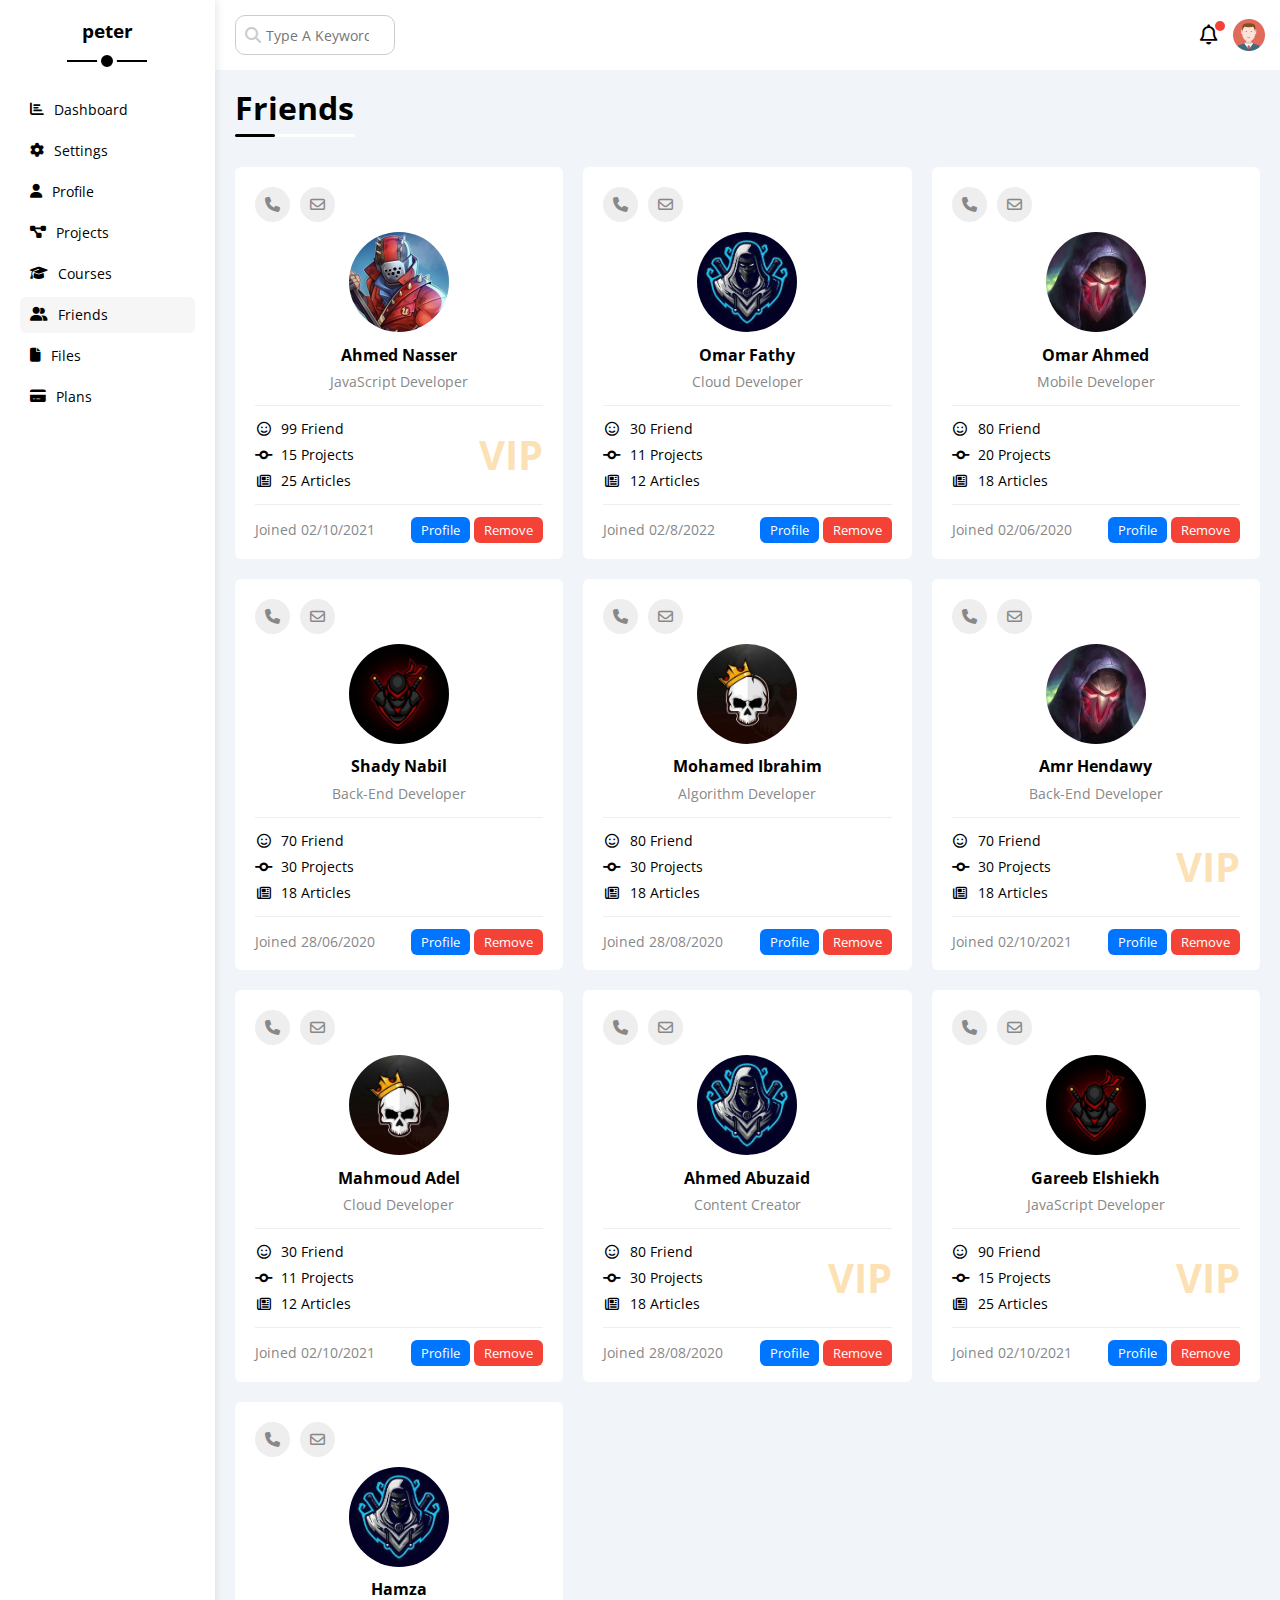
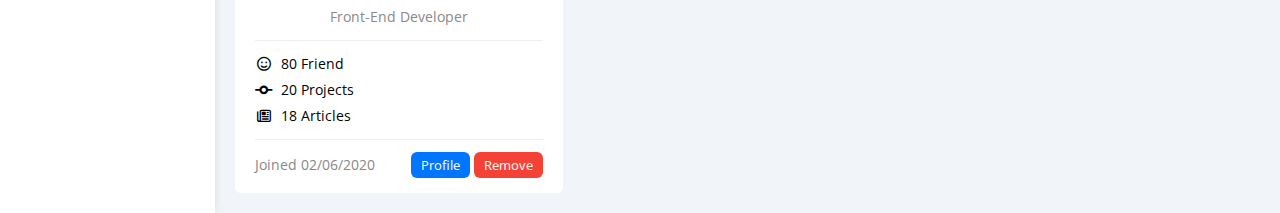
<file: friends.html>
<!DOCTYPE html>
<html lang="en">
<head>
  <meta charset="UTF-8">
  <meta name="viewport" content="width=device-width, initial-scale=1.0">
  <link rel="stylesheet" href="./css/framework.css">
  <link rel="stylesheet" href="./css/dashboard.css">
  <link rel="stylesheet" href="./css/normalize.css">
  <link rel="stylesheet" href="./css/all.min.css">
  <link rel="preconnect" href="https://fonts.googleapis.com">
  <link rel="preconnect" href="https://fonts.gstatic.com" crossorigin>
  <link href="https://fonts.googleapis.com/css2?family=Open+Sans:wght@300;400;500;600;700;800&display=swap" rel="stylesheet">
  <title>Friends</title>
</head>
<body>
  <div class="page d-flex">
    <div class="side p-20 bg-white p-relative">
      <h3 class="p-relative text-c mt-0">peter</h3>
        <ul>
          <li title="Dashboard">
            <a class="d-flex alig-center fs-14 c-black rad-6 p-10 " href="index.html">
              <i class="fa-solid fa-chart-bar"></i>
              <span>Dashboard</span>
            </a>
          </li>
          <li title="Settings">
            <a class="d-flex alig-center fs-14 c-black rad-6 p-10" href="settings.html">
              <i class="fa-solid fa-gear"></i>
              <span>Settings</span>
            </a>
          </li>
          <li title="Profile">
            <a class="d-flex alig-center fs-14 c-black rad-6 p-10" href="profile.html">
              <i class="fa-solid fa-user"></i>
              <span>Profile</span>
            </a>
          </li>
          <li title="Projects">
            <a class="d-flex alig-center fs-14 c-black rad-6 p-10" href="projects.html">
              <i class="fa-solid fa-diagram-project"></i>
              <span>Projects</span>
            </a>
          </li>
          <li title="Courses">
            <a class="d-flex alig-center fs-14 c-black rad-6 p-10" href="courses.html">
              <i class="fa-solid fa-graduation-cap"></i>
              <span>Courses</span>
            </a>
          </li>
          <li title="Friends">
            <a class="active d-flex alig-center fs-14 c-black rad-6 p-10" href="friends.html">
              <i class="fa-solid fa-user-group"></i>
              <span>Friends</span>
            </a>
          </li>
          <li title="Files">
            <a class="d-flex alig-center fs-14 c-black rad-6 p-10" href="files.html">
              <i class="fa-solid fa-file"></i>
              <span>Files</span>
            </a>
          </li>
          <li title="Plans">
            <a class="d-flex alig-center fs-14 c-black rad-6 p-10" href="plans.html">
              <i class="fa-solid fa-credit-card"></i>
              <span>Plans</span>
            </a>
          </li>
        </ul>
    </div>
    <div class="content w-full">
      <!-- start head  -->
      <div class="head p-15 d-flex bg-white between-flex">
        <div class="search p-relative">
          <input class="p-10" type="search" placeholder="Type A Keyword">
        </div>
        <div class="icons d-flex align-center">
          <span class="notification p-relative">
            <i class="fa-regular fa-bell fa-lg"></i>
          </span>
          <img src="./images/avatar.png" alt="">
        </div>
      </div>
      <!-- end head -->
      <!-- start label  -->
      <h1 class="p-relative">Friends</h1>
      <!-- end label  -->
      <!-- start friends page  -->
      <div class="friends-page d-grid gap-20 m-20">
        <!-- 1 -->
        <div class="friend-box rad-6 bg-white p-20">
          <div class="icons">
            <i class="fa-solid fa-phone"></i>
            <i class="fa-regular fa-envelope"></i>
          </div>
          <div class="intro p-relative text-c">
            <img src="./images/friend-01.jpg" alt="">
            <h4 class="mt-0 mb-10">Ahmed Nasser</h4>
            <p class="c-gray m-0 fs-14">JavaScript Developer</p>
        </div>
        <div class="text fs-14 p-relative">
          <div class="mb-10">
            <i class="fa-regular fa-face-smile fa-fw"></i>
            <span>99 Friend</span>
          </div>
          <div class="mb-10">
            <i class="fa-solid fa-code-commit fa-fw"></i>
            <span>15 Projects</span>
          </div>
          <div>
            <i class="fa-regular fa-newspaper fa-fw"></i>
            <span>25 Articles</span>
          </div>
          <span class=" vip c-orange">VIP</span>
        </div>
        <div class="info d-flex space-between">
          <div class="date">
            <span class="c-gray fs-14">Joined 02/10/2021</span>
          </div>
          <div class="links">
            <a href="#" class="btn-shape c-white bg-blue fs-13">Profile</a>
            <a href="#" class="btn-shape c-white bg-red fs-13">Remove</a>
          </div>
        </div>
        </div>
        <!-- 2 -->
        <div class="friend-box rad-6 bg-white p-20">
          <div class="icons">
            <i class="fa-solid fa-phone"></i>
            <i class="fa-regular fa-envelope"></i>
          </div>
          <div class="intro p-relative text-c">
            <img src="./images/friend-02.jpg" alt="">
            <h4 class="mt-0 mb-10">Omar Fathy</h4>
            <p class="c-gray m-0 fs-14">Cloud Developer</p>
        </div>
        <div class="text fs-14 p-relative">
          <div class="mb-10">
            <i class="fa-regular fa-face-smile fa-fw"></i>
            <span>30 Friend</span>
          </div>
          <div class="mb-10">
            <i class="fa-solid fa-code-commit fa-fw"></i>
            <span>11 Projects</span>
          </div>
          <div>
            <i class="fa-regular fa-newspaper fa-fw"></i>
            <span>12 Articles</span>
          </div>
        </div>
        <div class="info d-flex space-between">
          <div class="date">
            <span class="c-gray fs-14">Joined 02/8/2022</span>
          </div>
          <div class="links">
            <a href="#" class="btn-shape c-white bg-blue fs-13">Profile</a>
            <a href="#" class="btn-shape c-white bg-red fs-13">Remove</a>
          </div>
        </div>
        </div>
        <!-- 3 -->
        <div class="friend-box rad-6 bg-white p-20">
          <div class="icons">
            <i class="fa-solid fa-phone"></i>
            <i class="fa-regular fa-envelope"></i>
          </div>
          <div class="intro p-relative text-c">
            <img src="./images/friend-03.jpg" alt="">
            <h4 class="mt-0 mb-10">Omar Ahmed</h4>
            <p class="c-gray m-0 fs-14">Mobile Developer</p>
        </div>
        <div class="text fs-14 p-relative">
          <div class="mb-10">
            <i class="fa-regular fa-face-smile fa-fw"></i>
            <span>80 Friend</span>
          </div>
          <div class="mb-10">
            <i class="fa-solid fa-code-commit fa-fw"></i>
            <span>20 Projects</span>
          </div>
          <div>
            <i class="fa-regular fa-newspaper fa-fw"></i>
            <span>18 Articles</span>
          </div>
        </div>
        <div class="info d-flex space-between">
          <div class="date">
            <span class="c-gray fs-14">Joined 02/06/2020</span>
          </div>
          <div class="links">
            <a href="#" class="btn-shape c-white bg-blue fs-13">Profile</a>
            <a href="#" class="btn-shape c-white bg-red fs-13">Remove</a>
          </div>
        </div>
        </div>
        <!-- 4 -->
        <div class="friend-box rad-6 bg-white p-20">
          <div class="icons">
            <i class="fa-solid fa-phone"></i>
            <i class="fa-regular fa-envelope"></i>
          </div>
          <div class="intro p-relative text-c">
            <img src="./images/friend-04.jpg" alt="">
            <h4 class="mt-0 mb-10">Shady Nabil</h4>
            <p class="c-gray m-0 fs-14">Back-End Developer</p>
        </div>
        <div class="text fs-14 p-relative">
          <div class="mb-10">
            <i class="fa-regular fa-face-smile fa-fw"></i>
            <span>70 Friend</span>
          </div>
          <div class="mb-10">
            <i class="fa-solid fa-code-commit fa-fw"></i>
            <span>30 Projects</span>
          </div>
          <div>
            <i class="fa-regular fa-newspaper fa-fw"></i>
            <span>18 Articles</span>
          </div>
        </div>
        <div class="info d-flex space-between">
          <div class="date">
            <span class="c-gray fs-14">Joined 28/06/2020</span>
          </div>
          <div class="links">
            <a href="#" class="btn-shape c-white bg-blue fs-13">Profile</a>
            <a href="#" class="btn-shape c-white bg-red fs-13">Remove</a>
          </div>
        </div>
        </div>
        <!-- 5 -->
        <div class="friend-box rad-6 bg-white p-20">
          <div class="icons">
            <i class="fa-solid fa-phone"></i>
            <i class="fa-regular fa-envelope"></i>
          </div>
          <div class="intro p-relative text-c">
            <img src="./images/friend-05.jpg" alt="">
            <h4 class="mt-0 mb-10">Mohamed Ibrahim</h4>
            <p class="c-gray m-0 fs-14">Algorithm Developer</p>
        </div>
        <div class="text fs-14 p-relative">
          <div class="mb-10">
            <i class="fa-regular fa-face-smile fa-fw"></i>
            <span>80 Friend</span>
          </div>
          <div class="mb-10">
            <i class="fa-solid fa-code-commit fa-fw"></i>
            <span>30 Projects</span>
          </div>
          <div>
            <i class="fa-regular fa-newspaper fa-fw"></i>
            <span>18 Articles</span>
          </div>
        </div>
        <div class="info d-flex space-between">
          <div class="date">
            <span class="c-gray fs-14">Joined 28/08/2020</span>
          </div>
          <div class="links">
            <a href="#" class="btn-shape c-white bg-blue fs-13">Profile</a>
            <a href="#" class="btn-shape c-white bg-red fs-13">Remove</a>
          </div>
        </div>
        </div>
        <!-- 6 -->
        <div class="friend-box rad-6 bg-white p-20">
          <div class="icons">
            <i class="fa-solid fa-phone"></i>
            <i class="fa-regular fa-envelope"></i>
          </div>
          <div class="intro p-relative text-c">
            <img src="./images/friend-03.jpg" alt="">
            <h4 class="mt-0 mb-10">Amr Hendawy</h4>
            <p class="c-gray m-0 fs-14">Back-End Developer</p>
        </div>
        <div class="text fs-14 p-relative">
          <div class="mb-10">
            <i class="fa-regular fa-face-smile fa-fw"></i>
            <span>70 Friend</span>
          </div>
          <div class="mb-10">
            <i class="fa-solid fa-code-commit fa-fw"></i>
            <span>30 Projects</span>
          </div>
          <div>
            <i class="fa-regular fa-newspaper fa-fw"></i>
            <span>18 Articles</span>
          </div>
          <span class=" vip c-orange">VIP</span>
        </div>
        <div class="info d-flex space-between">
          <div class="date">
            <span class="c-gray fs-14">Joined 02/10/2021</span>
          </div>
          <div class="links">
            <a href="#" class="btn-shape c-white bg-blue fs-13">Profile</a>
            <a href="#" class="btn-shape c-white bg-red fs-13">Remove</a>
          </div>
        </div>
        </div>
        <!-- 7 -->
        <div class="friend-box rad-6 bg-white p-20">
          <div class="icons">
            <i class="fa-solid fa-phone"></i>
            <i class="fa-regular fa-envelope"></i>
          </div>
          <div class="intro p-relative text-c">
            <img src="./images/friend-05.jpg" alt="">
            <h4 class="mt-0 mb-10">Mahmoud Adel</h4>
            <p class="c-gray m-0 fs-14">Cloud Developer</p>
        </div>
        <div class="text fs-14 p-relative">
          <div class="mb-10">
            <i class="fa-regular fa-face-smile fa-fw"></i>
            <span>30 Friend</span>
          </div>
          <div class="mb-10">
            <i class="fa-solid fa-code-commit fa-fw"></i>
            <span>11 Projects</span>
          </div>
          <div>
            <i class="fa-regular fa-newspaper fa-fw"></i>
            <span>12 Articles</span>
          </div>
        </div>
        <div class="info d-flex space-between">
          <div class="date">
            <span class="c-gray fs-14">Joined 02/10/2021</span>
          </div>
          <div class="links">
            <a href="#" class="btn-shape c-white bg-blue fs-13">Profile</a>
            <a href="#" class="btn-shape c-white bg-red fs-13">Remove</a>
          </div>
        </div>
        </div>
        <!-- 8 -->
        <div class="friend-box rad-6 bg-white p-20">
          <div class="icons">
            <i class="fa-solid fa-phone"></i>
            <i class="fa-regular fa-envelope"></i>
          </div>
          <div class="intro p-relative text-c">
            <img src="./images/friend-02.jpg" alt="">
            <h4 class="mt-0 mb-10">Ahmed Abuzaid</h4>
            <p class="c-gray m-0 fs-14">Content Creator</p>
        </div>
        <div class="text fs-14 p-relative">
          <div class="mb-10">
            <i class="fa-regular fa-face-smile fa-fw"></i>
            <span>80 Friend</span>
          </div>
          <div class="mb-10">
            <i class="fa-solid fa-code-commit fa-fw"></i>
            <span>30 Projects</span>
          </div>
          <div>
            <i class="fa-regular fa-newspaper fa-fw"></i>
            <span>18 Articles</span>
          </div>
          <span class=" vip c-orange">VIP</span>
        </div>
        <div class="info d-flex space-between">
          <div class="date">
            <span class="c-gray fs-14">Joined 28/08/2020</span>
          </div>
          <div class="links">
            <a href="#" class="btn-shape c-white bg-blue fs-13">Profile</a>
            <a href="#" class="btn-shape c-white bg-red fs-13">Remove</a>
          </div>
        </div>
        </div>
        <!-- 9 -->
        <div class="friend-box rad-6 bg-white p-20">
          <div class="icons">
            <i class="fa-solid fa-phone"></i>
            <i class="fa-regular fa-envelope"></i>
          </div>
          <div class="intro p-relative text-c">
            <img src="./images/friend-04.jpg" alt="">
            <h4 class="mt-0 mb-10">Gareeb Elshiekh</h4>
            <p class="c-gray m-0 fs-14">JavaScript Developer</p>
        </div>
        <div class="text fs-14 p-relative">
          <div class="mb-10">
            <i class="fa-regular fa-face-smile fa-fw"></i>
            <span>90 Friend</span>
          </div>
          <div class="mb-10">
            <i class="fa-solid fa-code-commit fa-fw"></i>
            <span>15 Projects</span>
          </div>
          <div>
            <i class="fa-regular fa-newspaper fa-fw"></i>
            <span>25 Articles</span>
          </div>
          <span class=" vip c-orange">VIP</span>
        </div>
        <div class="info d-flex space-between">
          <div class="date">
            <span class="c-gray fs-14">Joined 02/10/2021</span>
          </div>
          <div class="links">
            <a href="#" class="btn-shape c-white bg-blue fs-13">Profile</a>
            <a href="#" class="btn-shape c-white bg-red fs-13">Remove</a>
          </div>
        </div>
        </div>
        <!-- 10 -->
        <div class="friend-box rad-6 bg-white p-20">
          <div class="icons">
            <i class="fa-solid fa-phone"></i>
            <i class="fa-regular fa-envelope"></i>
          </div>
          <div class="intro p-relative text-c">
            <img src="./images/friend-02.jpg" alt="">
            <h4 class="mt-0 mb-10">Hamza</h4>
            <p class="c-gray m-0 fs-14">Front-End Developer</p>
        </div>
        <div class="text fs-14 p-relative">
          <div class="mb-10">
            <i class="fa-regular fa-face-smile fa-fw"></i>
            <span>80 Friend</span>
          </div>
          <div class="mb-10">
            <i class="fa-solid fa-code-commit fa-fw"></i>
            <span>20 Projects</span>
          </div>
          <div>
            <i class="fa-regular fa-newspaper fa-fw"></i>
            <span>18 Articles</span>
          </div>
        </div>
        <div class="info d-flex space-between">
          <div class="date">
            <span class="c-gray fs-14">Joined 02/06/2020</span>
          </div>
          <div class="links">
            <a href="#" class="btn-shape c-white bg-blue fs-13">Profile</a>
            <a href="#" class="btn-shape c-white bg-red fs-13">Remove</a>
          </div>
        </div>
        </div>
      </div>
      <!-- end friends page  -->
    </div>
  </div>
</body>
</html>
</file>
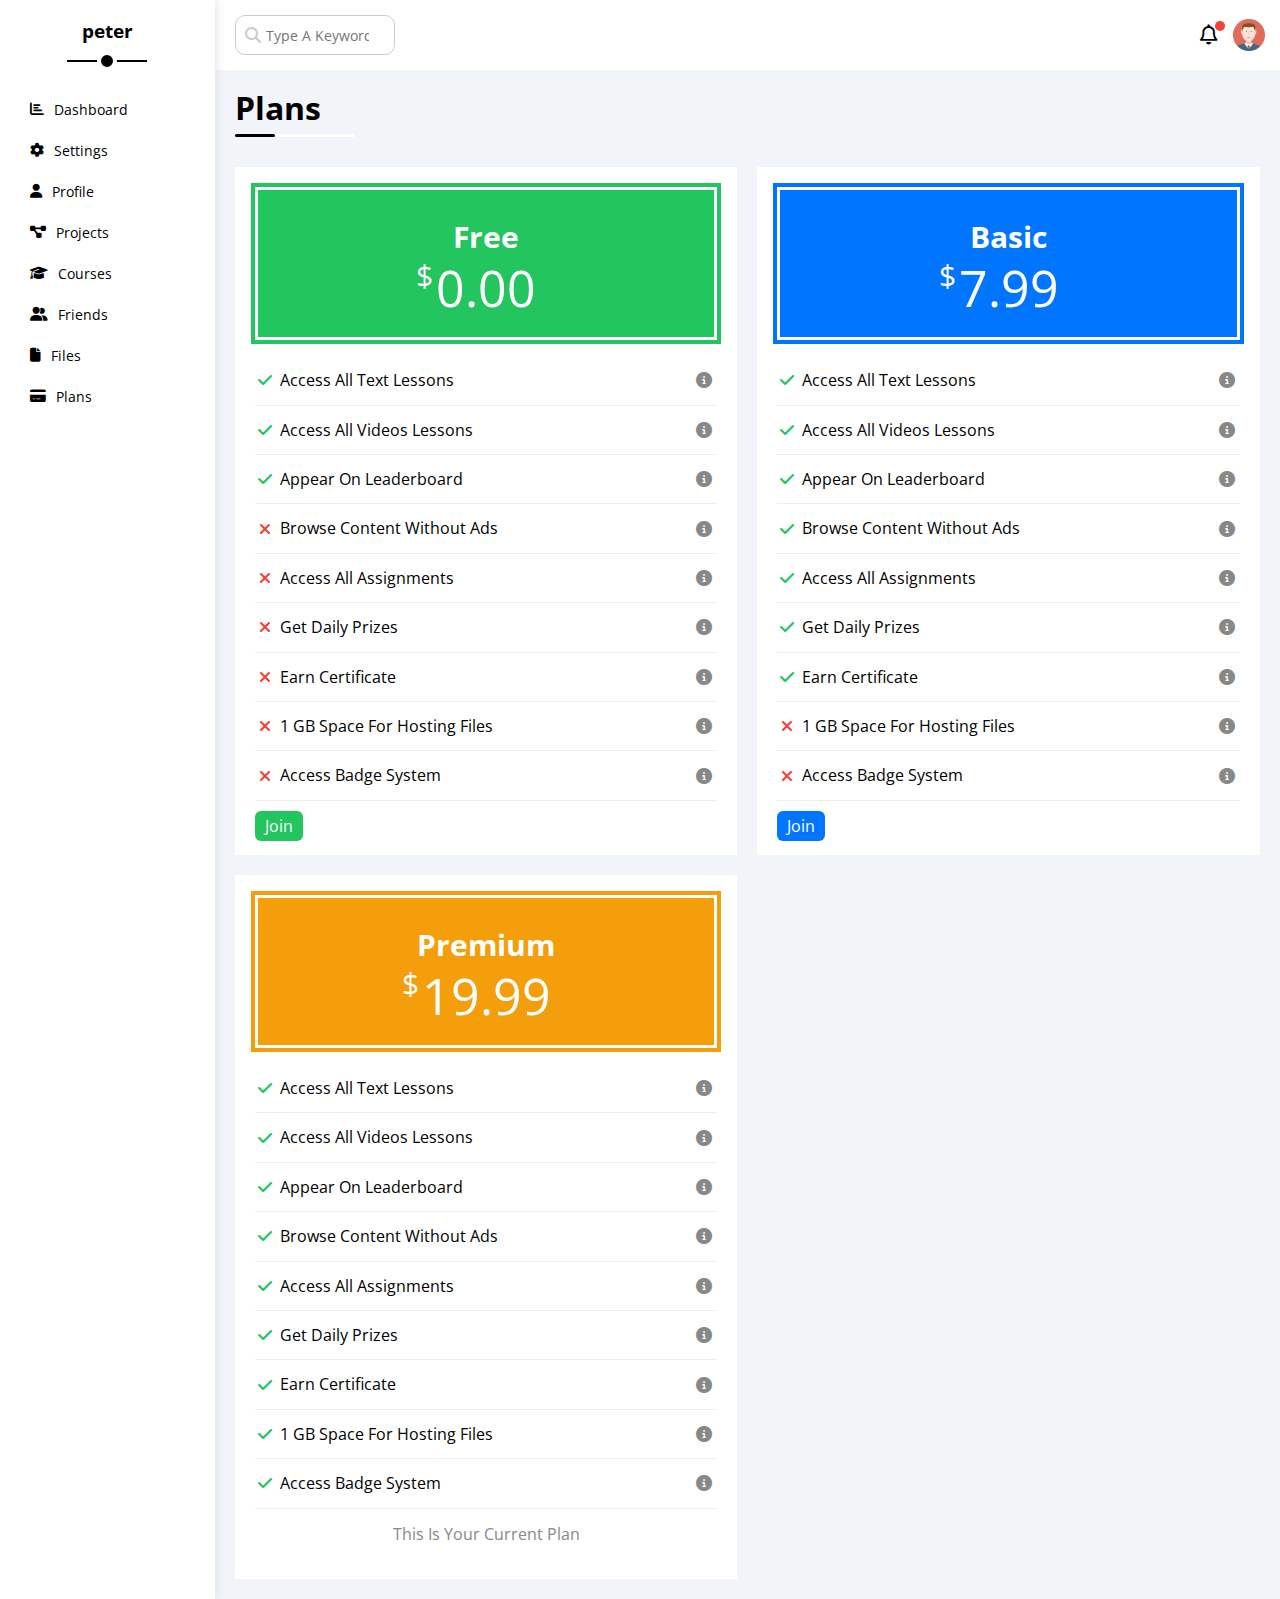
<file: plans.html>
<!DOCTYPE html>
<html lang="en">
<head>
  <meta charset="UTF-8">
  <meta name="viewport" content="width=device-width, initial-scale=1.0">
  <link rel="stylesheet" href="./css/framework.css">
  <link rel="stylesheet" href="./css/dashboard.css">
  <link rel="stylesheet" href="./css/normalize.css">
  <link rel="stylesheet" href="./css/all.min.css">
  <link rel="preconnect" href="https://fonts.googleapis.com">
  <link rel="preconnect" href="https://fonts.gstatic.com" crossorigin>
  <link href="https://fonts.googleapis.com/css2?family=Open+Sans:wght@300;400;500;600;700;800&display=swap" rel="stylesheet">
  <title>Plans</title>
</head>
<body>
  <div class="page d-flex">
    <div class="side p-20 bg-white p-relative">
      <h3 class="p-relative text-c mt-0">peter</h3>
        <ul>
          <li title="Dashboard">
            <a class="d-flex alig-center fs-14 c-black rad-6 p-10 " href="index.html">
              <i class="fa-solid fa-chart-bar"></i>
              <span>Dashboard</span>
            </a>
          </li>
          <li title="Settings">
            <a class="d-flex alig-center fs-14 c-black rad-6 p-10" href="settings.html">
              <i class="fa-solid fa-gear"></i>
              <span>Settings</span>
            </a>
          </li>
          <li title="Profile">
            <a class="d-flex alig-center fs-14 c-black rad-6 p-10" href="profile.html">
              <i class="fa-solid fa-user"></i>
              <span>Profile</span>
            </a>
          </li>
          <li title="Projects">
            <a class="d-flex alig-center fs-14 c-black rad-6 p-10" href="projects.html">
              <i class="fa-solid fa-diagram-project"></i>
              <span>Projects</span>
            </a>
          </li>
          <li title="Courses">
            <a class="d-flex alig-center fs-14 c-black rad-6 p-10" href="courses.html">
              <i class="fa-solid fa-graduation-cap"></i>
              <span>Courses</span>
            </a>
          </li>
          <li title="Friends">
            <a class="d-flex alig-center fs-14 c-black rad-6 p-10" href="friends.html">
              <i class="fa-solid fa-user-group"></i>
              <span>Friends</span>
            </a>
          </li>
          <li title="Files">
            <a class="d-flex alig-center fs-14 c-black rad-6 p-10" href="files.html">
              <i class="fa-solid fa-file"></i>
              <span>Files</span>
            </a>
          </li>
          <li title="Plans">
            <a class="sctive d-flex alig-center fs-14 c-black rad-6 p-10" href="plans.html">
              <i class="fa-solid fa-credit-card"></i>
              <span>Plans</span>
            </a>
          </li>
        </ul>
    </div>
    <div class="content w-full">
      <!-- start head  -->
      <div class="head p-15 d-flex bg-white between-flex">
        <div class="search p-relative">
          <input class="p-10" type="search" placeholder="Type A Keyword">
        </div>
        <div class="icons d-flex align-center">
          <span class="notification p-relative">
            <i class="fa-regular fa-bell fa-lg"></i>
          </span>
          <img src="./images/avatar.png" alt="">
        </div>
      </div>
      <!-- end head -->
      <!-- start label  -->
      <h1 class="p-relative">Plans</h1>
      <!-- end label  -->
      <!-- start plan page -->
      <div class="plan-page m-20 d-grid gap-20">
        <!-- green plan -->
        <div class="plan green p-20 bg-white">
          <div class="top text-c w-full bg-green c-white p-20">
            <h2 class="mt-0 mb-5 mt-10">Free</h2>
            <span class="price p-relative"><span class="dollar">$</span>0.00</span>
          </div>
          <ul class="">
            <!-- 1 -->
            <li class="d-flex align-center">
              <i class="fa-solid fa-check fa-fw d-block c-green"></i>
              <span class="flex-1">Access All Text Lessons</span>
              <i class="fa-solid fa-circle-info c-gray"></i>
            </li>
            <!-- 2 -->
            <li class="d-flex align-center">
              <i class="fa-solid fa-check fa-fw d-block c-green"></i>
              <span class="flex-1">Access All Videos Lessons</span>
              <i class="fa-solid fa-circle-info c-gray"></i>
            </li>
            <!-- 3 -->
            <li class="d-flex align-center">
              <i class="fa-solid fa-check fa-fw d-block c-green"></i>
              <span class="flex-1">Appear On Leaderboard</span>
              <i class="fa-solid fa-circle-info c-gray"></i>
            </li>
            <!-- 4 -->
            <li class="d-flex align-center">
              <i class="fa-solid fa-xmark fa-fw d-block c-red"></i>
              <span class="flex-1">Browse Content Without Ads</span>
              <i class="fa-solid fa-circle-info c-gray"></i>
            </li>
            <!-- 5 -->
            <li class="d-flex align-center">
              <i class="fa-solid fa-xmark fa-fw d-block c-red"></i>
              <span class="flex-1">Access All Assignments</span>
              <i class="fa-solid fa-circle-info c-gray"></i>
            </li>
            <!-- 6 -->
            <li class="d-flex align-center">
              <i class="fa-solid fa-xmark fa-fw d-block c-red"></i>
              <span class="flex-1">Get Daily Prizes</span>
              <i class="fa-solid fa-circle-info c-gray"></i>
            </li>
            <!-- 7 -->
            <li class="d-flex align-center">
              <i class="fa-solid fa-xmark fa-fw d-block c-red"></i>
              <span class="flex-1">Earn Certificate</span>
              <i class="fa-solid fa-circle-info c-gray"></i>
            </li>
            <!-- 8 -->
            <li class="d-flex align-center">
              <i class="fa-solid fa-xmark fa-fw d-block c-red"></i>
              <span class="flex-1">1 GB Space For Hosting Files</span>
              <i class="fa-solid fa-circle-info c-gray"></i>
            </li>
            <!-- 9 -->
            <li class="d-flex align-center">
              <i class="fa-solid fa-xmark fa-fw d-block c-red"></i>
              <span class="flex-1">Access Badge System</span>
              <i class="fa-solid fa-circle-info c-gray"></i>
            </li>
          </ul>
          <a href="#" class="btn-shape bg-green c-white ">Join</a>
        </div>
        <!-- blue plan -->
        <div class="plan blue p-20 bg-white">
          <div class="top text-c w-full bg-blue c-white p-20">
            <h2 class="mt-0 mb-5 mt-10">Basic</h2>
            <span class="price p-relative"><span class="dollar">$</span>7.99</span>
          </div>
          <ul class="">
            <!-- 1 -->
            <li class="d-flex align-center">
              <i class="fa-solid fa-check fa-fw d-block c-green"></i>
              <span class="flex-1">Access All Text Lessons</span>
              <i class="fa-solid fa-circle-info c-gray"></i>
            </li>
            <!-- 2 -->
            <li class="d-flex align-center">
              <i class="fa-solid fa-check fa-fw d-block c-green"></i>
              <span class="flex-1">Access All Videos Lessons</span>
              <i class="fa-solid fa-circle-info c-gray"></i>
            </li>
            <!-- 3 -->
            <li class="d-flex align-center">
              <i class="fa-solid fa-check fa-fw d-block c-green"></i>
              <span class="flex-1">Appear On Leaderboard</span>
              <i class="fa-solid fa-circle-info c-gray"></i>
            </li>
            <!-- 4 -->
            <li class="d-flex align-center">
              <i class="fa-solid fa-check fa-fw d-block c-green"></i>
              <span class="flex-1">Browse Content Without Ads</span>
              <i class="fa-solid fa-circle-info c-gray"></i>
            </li>
            <!-- 5 -->
            <li class="d-flex align-center">
              <i class="fa-solid fa-check fa-fw d-block c-green"></i>
              <span class="flex-1">Access All Assignments</span>
              <i class="fa-solid fa-circle-info c-gray"></i>
            </li>
            <!-- 6 -->
            <li class="d-flex align-center">
              <i class="fa-solid fa-check fa-fw d-block c-green"></i>
              <span class="flex-1">Get Daily Prizes</span>
              <i class="fa-solid fa-circle-info c-gray"></i>
            </li>
            <!-- 7 -->
            <li class="d-flex align-center">
              <i class="fa-solid fa-check fa-fw d-block c-green"></i>
              <span class="flex-1">Earn Certificate</span>
              <i class="fa-solid fa-circle-info c-gray"></i>
            </li>
            <!-- 8 -->
            <li class="d-flex align-center">
              <i class="fa-solid fa-xmark fa-fw d-block c-red"></i>
              <span class="flex-1">1 GB Space For Hosting Files</span>
              <i class="fa-solid fa-circle-info c-gray"></i>
            </li>
            <!-- 9 -->
            <li class="d-flex align-center">
              <i class="fa-solid fa-xmark fa-fw d-block c-red"></i>
              <span class="flex-1">Access Badge System</span>
              <i class="fa-solid fa-circle-info c-gray"></i>
            </li>
          </ul>
          <a href="#" class="btn-shape bg-blue c-white ">Join</a>
        </div>
        <!-- plan orange -->
        <div class="plan orange p-20 bg-white">
          <div class="top text-c w-full bg-orange c-white p-20">
            <h2 class="mt-0 mb-5 mt-10">Premium</h2>
            <span class="price p-relative"><span class="dollar">$</span>19.99</span>
          </div>
          <ul class="">
            <!-- 1 -->
            <li class="d-flex align-center">
              <i class="fa-solid fa-check fa-fw d-block c-green"></i>
              <span class="flex-1">Access All Text Lessons</span>
              <i class="fa-solid fa-circle-info c-gray"></i>
            </li>
            <!-- 2 -->
            <li class="d-flex align-center">
              <i class="fa-solid fa-check fa-fw d-block c-green"></i>
              <span class="flex-1">Access All Videos Lessons</span>
              <i class="fa-solid fa-circle-info c-gray"></i>
            </li>
            <!-- 3 -->
            <li class="d-flex align-center">
              <i class="fa-solid fa-check fa-fw d-block c-green"></i>
              <span class="flex-1">Appear On Leaderboard</span>
              <i class="fa-solid fa-circle-info c-gray"></i>
            </li>
            <!-- 4 -->
            <li class="d-flex align-center">
              <i class="fa-solid fa-check fa-fw d-block c-green"></i>
              <span class="flex-1">Browse Content Without Ads</span>
              <i class="fa-solid fa-circle-info c-gray"></i>
            </li>
            <!-- 5 -->
            <li class="d-flex align-center">
              <i class="fa-solid fa-check fa-fw d-block c-green"></i>
              <span class="flex-1">Access All Assignments</span>
              <i class="fa-solid fa-circle-info c-gray"></i>
            </li>
            <!-- 6 -->
            <li class="d-flex align-center">
              <i class="fa-solid fa-check fa-fw d-block c-green"></i>
              <span class="flex-1">Get Daily Prizes</span>
              <i class="fa-solid fa-circle-info c-gray"></i>
            </li>
            <!-- 7 -->
            <li class="d-flex align-center">
              <i class="fa-solid fa-check fa-fw d-block c-green"></i>
              <span class="flex-1">Earn Certificate</span>
              <i class="fa-solid fa-circle-info c-gray"></i>
            </li>
            <!-- 8 -->
            <li class="d-flex align-center">
              <i class="fa-solid fa-check fa-fw d-block c-green"></i>
              <span class="flex-1">1 GB Space For Hosting Files</span>
              <i class="fa-solid fa-circle-info c-gray"></i>
            </li>
            <!-- 9 -->
            <li class="d-flex align-center">
              <i class="fa-solid fa-check fa-fw d-block c-green"></i>
              <span class="flex-1">Access Badge System</span>
              <i class="fa-solid fa-circle-info c-gray"></i>
            </li>
          </ul>
          <p class="c-gray text-c">This Is Your Current Plan</p>
        </div>
      </div>
      <!-- end plan page -->
    </div>
  </div>
</body>
</html>
</file>
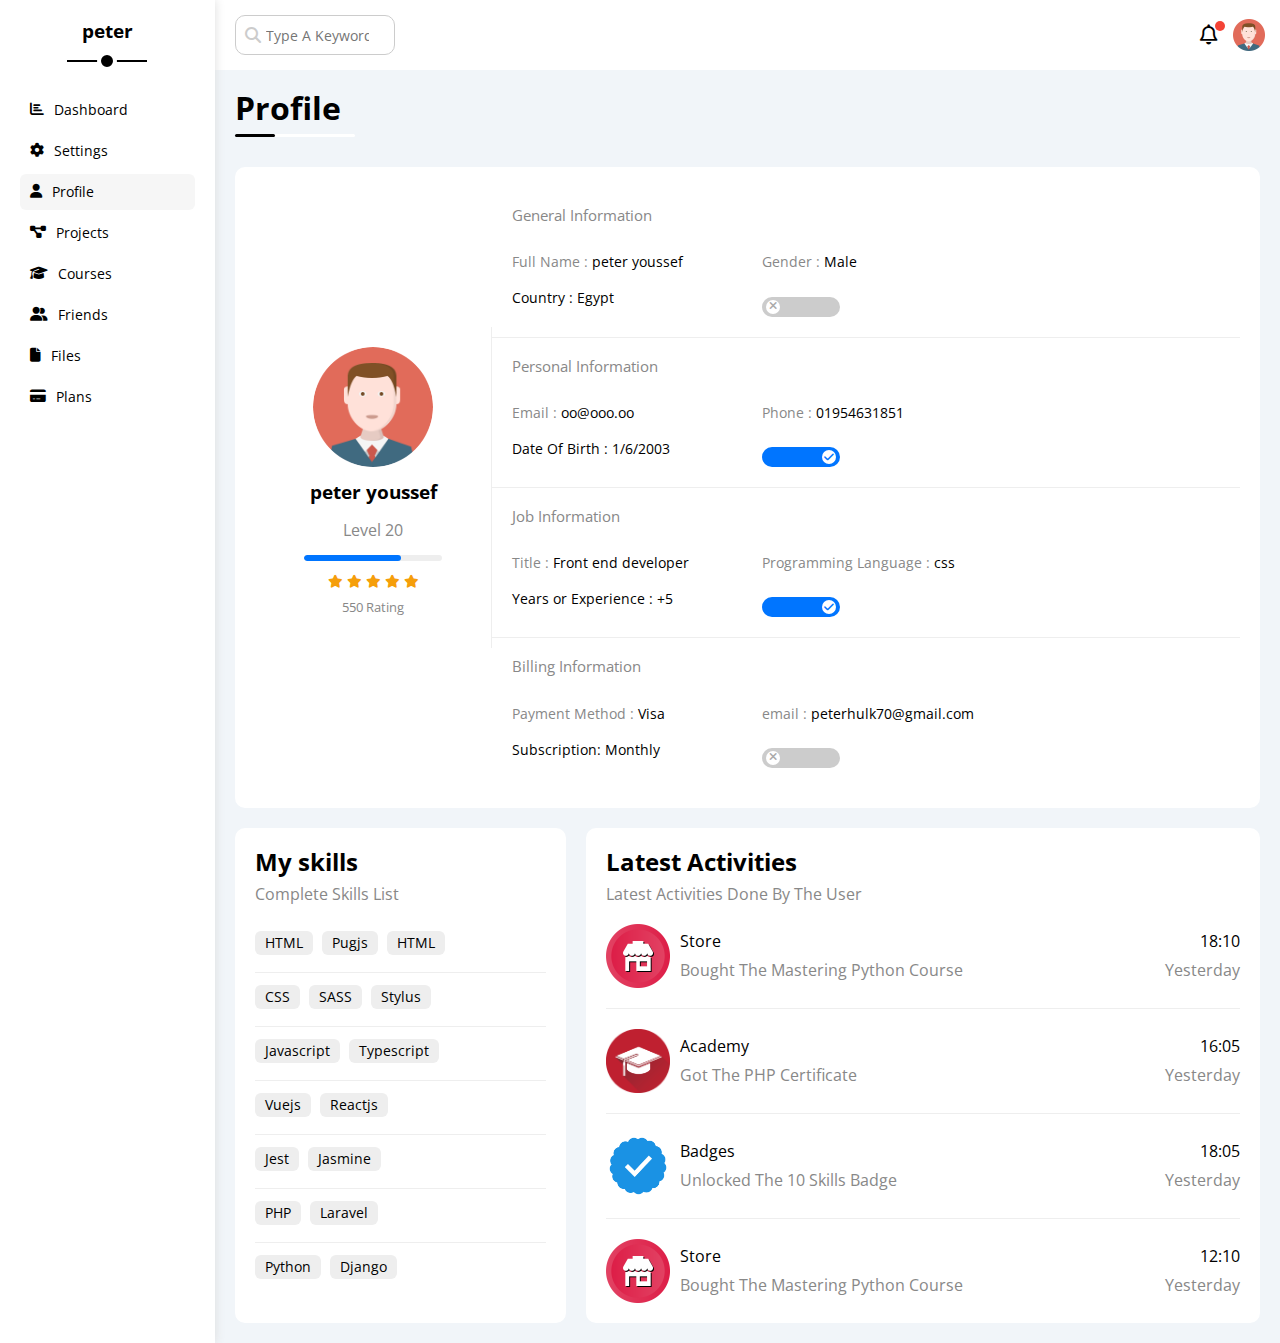
<file: profile.html>
<!DOCTYPE html>
<html lang="en">
<head>
  <meta charset="UTF-8">
  <meta name="viewport" content="width=device-width, initial-scale=1.0">
  <link rel="stylesheet" href="./css/framework.css">
  <link rel="stylesheet" href="./css/dashboard.css">
  <link rel="stylesheet" href="./css/normalize.css">
  <link rel="stylesheet" href="./css/all.min.css">
  <link rel="preconnect" href="https://fonts.googleapis.com">
  <link rel="preconnect" href="https://fonts.gstatic.com" crossorigin>
  <link href="https://fonts.googleapis.com/css2?family=Open+Sans:wght@300;400;500;600;700;800&display=swap" rel="stylesheet">
  <title>Profile</title>
</head>
<body>
  <div class="page d-flex profile">
    <div class="side p-20 bg-white p-relative">
      <h3 class="p-relative text-c mt-0">peter</h3>
        <ul>
          <li title="Dashboard">
            <a class=" d-flex alig-center fs-14 c-black rad-6 p-10 " href="index.html">
              <i class="fa-solid fa-chart-bar"></i>
              <span>Dashboard</span>
            </a>
          </li>
          <li title="Settings">
            <a class="d-flex alig-center fs-14 c-black rad-6 p-10" href="settings.html">
              <i class="fa-solid fa-gear"></i>
              <span>Settings</span>
            </a>
          </li>
          <li title="Profile">
            <a class="active d-flex alig-center fs-14 c-black rad-6 p-10" href="profile.html">
              <i class="fa-solid fa-user"></i>
              <span>Profile</span>
            </a>
          </li>
          <li title="Projects">
            <a class="d-flex alig-center fs-14 c-black rad-6 p-10" href="projects.html">
              <i class="fa-solid fa-diagram-project"></i>
              <span>Projects</span>
            </a>
          </li>
          <li title="Courses">
            <a class="d-flex alig-center fs-14 c-black rad-6 p-10" href="courses.html">
              <i class="fa-solid fa-graduation-cap"></i>
              <span>Courses</span>
            </a>
          </li>
          <li title="Friends">
            <a class="d-flex alig-center fs-14 c-black rad-6 p-10" href="friends.html">
              <i class="fa-solid fa-user-group"></i>
              <span>Friends</span>
            </a>
          </li>
          <li title="Files">
            <a class="d-flex alig-center fs-14 c-black rad-6 p-10" href="files.html">
              <i class="fa-solid fa-file"></i>
              <span>Files</span>
            </a>
          </li>
          <li title="Plans">
            <a class="d-flex alig-center fs-14 c-black rad-6 p-10" href="plans.html">
              <i class="fa-solid fa-credit-card"></i>
              <span>Plans</span>
            </a>
          </li>
        </ul>
    </div>
    <div class="content w-full">
      <!-- start head  -->
      <div class="head p-15 d-flex bg-white between-flex">
        <div class="search p-relative">
          <input class="p-10" type="search" placeholder="Type A Keyword">
        </div>
        <div class="icons d-flex align-center">
          <span class="notification p-relative">
            <i class="fa-regular fa-bell fa-lg"></i>
          </span>
          <img src="./images/avatar.png" alt="">
        </div>
      </div>
      <!-- end head -->
      <!-- start label  -->
      <h1 class="p-relative">Profile</h1>
      <!-- end label  -->
      <!-- start profile info   -->
      <div class="profile-page m-20">
        <div class="profile-info p-20 rad-10 bg-white align-center d-flex ">
          <div class="avatar-box p-20 text-c">
            <img src="./images/avatar.png" alt="" class="mb-10 rad-half">
            <h3 class="mt-0">peter youssef</h3>
            <p class="c-gray">Level 20</p>
            <div class="level rad-6 bg-eee p-relative">
              <span class="bg-blue" style="width: 70%;"></span>
            </div>
            <div class="rate mb-10 mt-10">
              <i class="fa-solid fa-star c-orange fs-13"></i>
              <i class="fa-solid fa-star c-orange fs-13"></i>
              <i class="fa-solid fa-star c-orange fs-13"></i>
              <i class="fa-solid fa-star c-orange fs-13"></i>
              <i class="fa-solid fa-star c-orange fs-13"></i>
            </div>
            <p class="fs-13 c-gray mt-0">550 Rating</p>
          </div>
          <div class="info-box w-full t-c-mobile ">
            <!-- start general information -->
            <div class="box p-20 d-flex align-center">
              <h4 class="w-full c-gray f-normal fs-15 mt-0">General Information</h4>
              <div class="fs-14">
                <span class="c-gray">Full Name :</span>
                <span>peter youssef</span>
              </div>
              <div class="fs-14">
                <span class="c-gray">Gender :</span>
                <span>Male</span>
              </div>
              <div class="fs-14">
                <span class="gray">Country :</span>
                <span>Egypt</span>
              </div>
              <div class="fs-14">
                <label>
                  <input type="checkbox" class="toggle-checkbox" >
                  <div class="toggle-switch"></div>
                </label>
              </div>
            </div>
            <!-- end general information -->
            <!-- start personal information  -->
            <div class="box p-20 d-flex align-center">
              <h4 class="w-full c-gray f-normal fs-15 mt-0">Personal Information</h4>
              <div class="fs-14">
                <span class="c-gray">Email :</span>
                <span>oo@ooo.oo</span>
              </div>
              <div class="fs-14">
                <span class="c-gray">Phone :</span>
                <span>01954631851</span>
              </div>
              <div class="fs-14">
                <span class="gray">Date Of Birth :</span>
                <span>1/6/2003</span>
              </div>
              <div class="fs-14">
                <label>
                  <input type="checkbox" class="toggle-checkbox" checked>
                  <div class="toggle-switch"></div>
                </label>
              </div>
            </div>
            <!-- end personal information  -->
            <!-- start jop information  -->
            <div class="box p-20 d-flex align-center">
              <h4 class="w-full c-gray f-normal fs-15 mt-0">Job Information</h4>
              <div class="fs-14">
                <span class="c-gray">Title :</span>
                <span>Front end developer</span>
              </div>
              <div class="fs-14">
                <span class="c-gray">Programming Language :</span>
                <span>css</span>
              </div>
              <div class="fs-14">
                <span class="gray">Years or Experience :</span>
                <span>+5</span>
              </div>
              <div class="fs-14">
                <label>
                  <input type="checkbox" class="toggle-checkbox" checked>
                  <div class="toggle-switch"></div>
                </label>
              </div>
            </div>
            <!-- end jop information  -->
            <!-- start billing information  -->
            <div class="box p-20 d-flex align-center">
              <h4 class="w-full c-gray f-normal fs-15 mt-0">Billing Information</h4>
              <div class="fs-14">
                <span class="c-gray">Payment Method :</span>
                <span>Visa</span>
              </div>
              <div class="fs-14">
                <span class="c-gray">email :</span>
                <span>peterhulk70@gmail.com</span>
              </div>
              <div class="fs-14">
                <span class="gray">Subscription:</span>
                <span>Monthly</span>
              </div>
              <div class="fs-14">
                <label>
                  <input type="checkbox" class="toggle-checkbox" >
                  <div class="toggle-switch"></div>
                </label>
              </div>
            </div>
            <!-- end billing information  -->
          </div>
        </div>
        <!-- stat other data  -->
        <div class="other-data d-flex gap-20 mt-20">
        <!-- start  my skills -->
        <div class="my-skills p-20 rad-10 bg-white">
          <h2 class="mt-0 mb-10">My skills</h2>
          <p class="c-gray m-0 mb-15">Complete Skills List</p>
          <ul class="m-0 t-c-mobile">
            <li>
              <span> HTML</span>
              <span>Pugjs</span>
              <span>HTML</span>
            </li>
            <li>
              <span>CSS</span>
              <span>SASS</span>
              <span>Stylus</span>
            </li>
            <li>
              <span>Javascript</span>
              <span>Typescript</span>
            </li>
            <li>
              <span>Vuejs</span>
              <span>Reactjs</span>
            </li>
            <li>
              <span>Jest</span>
              <span>Jasmine</span>
            </li>
            <li>
              <span>PHP</span>
              <span>Laravel</span>
            </li>
            <li>
              <span>Python</span>
              <span>Django</span>
            </li>
          </ul>
        </div>
        <!-- end my skills -->
        <!-- start Latest Activities -->
        <div class="latest-activities  p-20 rad-10 bg-white">
          <h2 class="mt-0 mb-10">Latest Activities</h2>
          <p class="c-gray m-0 mb-20">Latest Activities Done By The User</p>
          <div class="box d-flex align-center t-c-mobile">
            <img src="./images/activity-01.png" alt="">
            <div class="grow">
              <span class="d-block mb-10">Store</span>
              <span class="c-gray">Bought The Mastering Python Course</span>
            </div>
            <div>
              <span class="d-block mb-10 end">18:10</span>
              <span class="c-gray">Yesterday</span>
            </div>
          </div>
          <div class="box d-flex align-center t-c-mobile">
            <img src="./images/activity-02.png" alt="">
            <div class="grow">
              <span class="d-block mb-10">Academy</span>
              <span class="c-gray">Got The PHP Certificate</span>
            </div>
            <div>
              <span class="d-block mb-10  end">16:05</span>
              <span class="c-gray">Yesterday</span>
            </div>
          </div>
          <div class="box d-flex align-center t-c-mobile">
            <img src="./images/activity-03.png" alt="">
            <div class="grow">
              <span class="d-block mb-10">Badges</span>
              <span class="c-gray">Unlocked The 10 Skills Badge</span>
            </div>
            <div>
              <span class="d-block mb-10 end">18:05</span>
              <span class="c-gray">Yesterday</span>
            </div>
          </div>
          <div class="box d-flex align-center t-c-mobile">
            <img src="./images/activity-01.png" alt="">
            <div class="grow">
              <span class="d-block mb-10">Store</span>
              <span class="c-gray">Bought The Mastering Python Course</span>
            </div>
            <div>
              <span class="d-block mb-10 end">12:10</span>
              <span class="c-gray">Yesterday</span>
            </div>
          </div>
        </div>
        <!-- end Latest Activities -->
        </div>
        <!-- end other data  -->
      </div>
      <!-- end profile info   -->
    </div>
  </div>
</body>
</html>
</file>
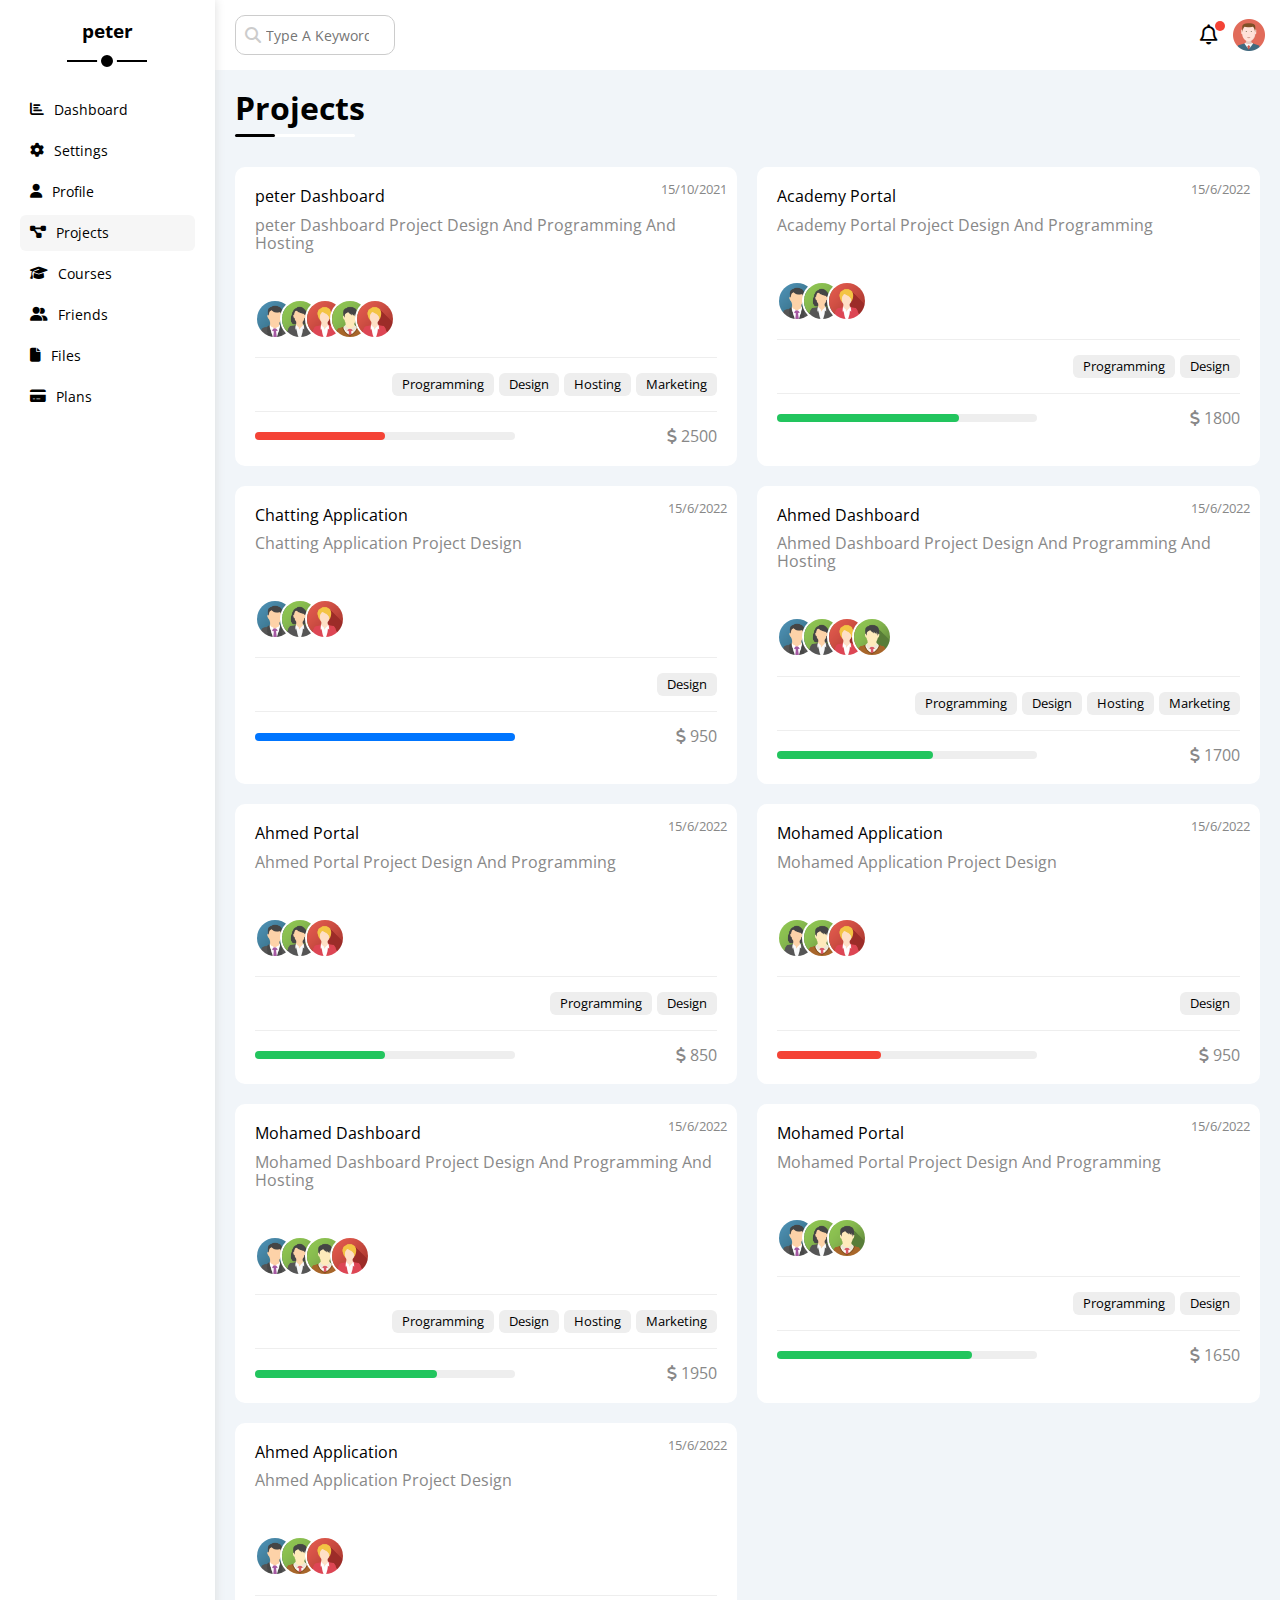
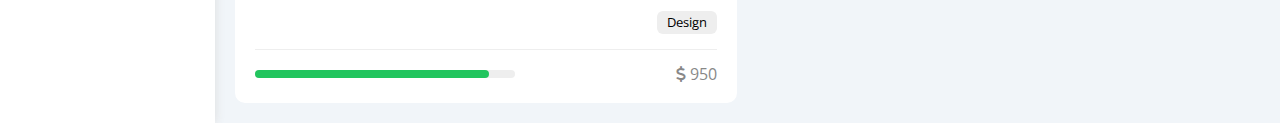
<file: projects.html>
<!DOCTYPE html>
<html lang="en">
<head>
  <meta charset="UTF-8">
  <meta name="viewport" content="width=device-width, initial-scale=1.0">
  <link rel="stylesheet" href="./css/framework.css">
  <link rel="stylesheet" href="./css/dashboard.css">
  <link rel="stylesheet" href="./css/normalize.css">
  <link rel="stylesheet" href="./css/all.min.css">
  <link rel="preconnect" href="https://fonts.googleapis.com">
  <link rel="preconnect" href="https://fonts.gstatic.com" crossorigin>
  <link href="https://fonts.googleapis.com/css2?family=Open+Sans:wght@300;400;500;600;700;800&display=swap" rel="stylesheet">
  <title>Projects</title>
</head>
<body>
  <div class="page d-flex">
    <div class="side p-20 bg-white p-relative">
      <h3 class="p-relative text-c mt-0">peter</h3>
        <ul>
          <li title="Dashboard">
            <a class="d-flex alig-center fs-14 c-black rad-6 p-10 " href="index.html">
              <i class="fa-solid fa-chart-bar"></i>
              <span>Dashboard</span>
            </a>
          </li>
          <li title="Settings">
            <a class="d-flex alig-center fs-14 c-black rad-6 p-10" href="settings.html">
              <i class="fa-solid fa-gear"></i>
              <span>Settings</span>
            </a>
          </li>
          <li title="Profile">
            <a class="d-flex alig-center fs-14 c-black rad-6 p-10" href="profile.html">
              <i class="fa-solid fa-user"></i>
              <span>Profile</span>
            </a>
          </li>
          <li title="Projects">
            <a class="active d-flex alig-center fs-14 c-black rad-6 p-10" href="projects.html">
              <i class="fa-solid fa-diagram-project"></i>
              <span>Projects</span>
            </a>
          </li>
          <li title="Courses">
            <a class="d-flex alig-center fs-14 c-black rad-6 p-10" href="courses.html">
              <i class="fa-solid fa-graduation-cap"></i>
              <span>Courses</span>
            </a>
          </li>
          <li title="Friends">
            <a class="d-flex alig-center fs-14 c-black rad-6 p-10" href="friends.html">
              <i class="fa-solid fa-user-group"></i>
              <span>Friends</span>
            </a>
          </li>
          <li title="Files">
            <a class="d-flex alig-center fs-14 c-black rad-6 p-10" href="files.html">
              <i class="fa-solid fa-file"></i>
              <span>Files</span>
            </a>
          </li>
          <li title="Plans">
            <a class=" d-flex alig-center fs-14 c-black rad-6 p-10" href="plans.html">
              <i class="fa-solid fa-credit-card"></i>
              <span>Plans</span>
            </a>
          </li>
        </ul>
    </div>
    <div class="content w-full">
      <!-- start head  -->
      <div class="head p-15 d-flex bg-white between-flex">
        <div class="search p-relative">
          <input class="p-10" type="search" placeholder="Type A Keyword">
        </div>
        <div class="icons d-flex align-center">
          <span class="notification p-relative">
            <i class="fa-regular fa-bell fa-lg"></i>
          </span>
          <img src="./images/avatar.png" alt="">
        </div>
      </div>
      <!-- end head -->
      <!-- start label  -->
      <h1 class="p-relative">Projects</h1>
      <!-- end label  -->
      <div class="projects-page d-grid m-20 gap-20">
        <div class="project-box p-20 rad-10 bg-white p-relative" >
          <span class="date c-gray fs-13">15/10/2021</span>
          <h4 class="m-0 f-normal ">peter Dashboard</h4>
          <p class="m-0 mb-10 mt-10 c-gray">peter Dashboard Project Design And Programming And Hosting</p>
          <div class="team">
            <a href="#"><img src="./images/team-01.png " alt=""></a>
            <a href="#"><img src="./images/team-02.png " alt=""></a>
            <a href="#"><img src="./images/team-05.png " alt=""></a>
            <a href="#"><img src="./images/team-03.png " alt=""></a>
            <a href="#"><img src="./images/team-05.png " alt=""></a>
          </div>
          <div class="do d-flex">
            <span class="fs-13 rad-6 bg-eee ">Programming</span>
            <span class="fs-13 rad-6 bg-eee ">Design</span>
            <span class="fs-13 rad-6 bg-eee ">Hosting</span>
            <span class="fs-13 rad-6 bg-eee ">Marketing</span>
          </div>
          <div class="info between-flex">
            <div class="prog rad-6 bg-eee p-relative">
              <span style="width: 50%;" class="bg-red rad-6"></span>
            </div>
            <div class="price c-gray"><i class="fa-solid fa-dollar-sign"></i> 2500</div>
          </div>
        </div>
        <!-- 2 -->
        <div class="project-box p-20 rad-10 bg-white p-relative" >
          <span class="date c-gray fs-13">15/6/2022</span>
          <h4 class="m-0 f-normal ">Academy Portal</h4>
          <p class="m-0 mb-10 mt-10 c-gray">Academy Portal Project Design And Programming</p>
          <div class="team">
            <a href="#"><img src="./images/team-01.png " alt=""></a>
            <a href="#"><img src="./images/team-02.png " alt=""></a>
            <a href="#"><img src="./images/team-05.png " alt=""></a>
          </div>
          <div class="do d-flex">
            <span class="fs-13 rad-6 bg-eee ">Programming</span>
            <span class="fs-13 rad-6 bg-eee ">Design</span>
          </div>
          <div class="info between-flex">
            <div class="prog rad-6 bg-eee p-relative">
              <span style="width: 70%;" class="bg-green rad-6"></span>
            </div>
            <div class="price c-gray"><i class="fa-solid fa-dollar-sign"></i> 1800</div>
          </div>
        </div>
        <!-- 3 -->
        <div class="project-box p-20 rad-10 bg-white p-relative" >
          <span class="date c-gray fs-13">15/6/2022</span>
          <h4 class="m-0 f-normal ">Chatting Application</h4>
          <p class="m-0 mb-10 mt-10 c-gray">Chatting Application Project Design</p>
          <div class="team">
            <a href="#"><img src="./images/team-01.png " alt=""></a>
            <a href="#"><img src="./images/team-02.png " alt=""></a>
            <a href="#"><img src="./images/team-05.png " alt=""></a>
          </div>
          <div class="do d-flex">
            <span class="fs-13 rad-6 bg-eee ">Design</span>
          </div>
          <div class="info between-flex">
            <div class="prog rad-6 bg-eee p-relative">
              <span style="width: 100%;" class="bg-blue rad-6"></span>
            </div>
            <div class="price c-gray"><i class="fa-solid fa-dollar-sign"></i> 950</div>
          </div>
        </div>
        <!-- 4 -->
        <div class="project-box p-20 rad-10 bg-white p-relative" >
          <span class="date c-gray fs-13">15/6/2022</span>
          <h4 class="m-0 f-normal ">Ahmed Dashboard</h4>
          <p class="m-0 mb-10 mt-10 c-gray">Ahmed Dashboard Project Design And Programming And Hosting</p>
          <div class="team">
            <a href="#"><img src="./images/team-01.png " alt=""></a>
            <a href="#"><img src="./images/team-02.png " alt=""></a>
            <a href="#"><img src="./images/team-05.png " alt=""></a>
            <a href="#"><img src="./images/team-03.png " alt=""></a>
          </div>
          <div class="do d-flex">
            <span class="fs-13 rad-6 bg-eee ">Programming</span>
            <span class="fs-13 rad-6 bg-eee ">Design</span>
            <span class="fs-13 rad-6 bg-eee ">Hosting</span>
            <span class="fs-13 rad-6 bg-eee ">Marketing</span>
          </div>
          <div class="info between-flex">
            <div class="prog rad-6 bg-eee p-relative">
              <span style="width: 60%;" class="bg-green rad-6"></span>
            </div>
            <div class="price c-gray"><i class="fa-solid fa-dollar-sign"></i> 1700</div>
          </div>
        </div>
        <!-- 5 -->
        <div class="project-box p-20 rad-10 bg-white p-relative" >
          <span class="date c-gray fs-13">15/6/2022</span>
          <h4 class="m-0 f-normal ">Ahmed Portal</h4>
          <p class="m-0 mb-10 mt-10 c-gray">Ahmed Portal Project Design And Programming</p>
          <div class="team">
            <a href="#"><img src="./images/team-01.png " alt=""></a>
            <a href="#"><img src="./images/team-02.png " alt=""></a>
            <a href="#"><img src="./images/team-05.png " alt=""></a>
          </div>
          <div class="do d-flex">
            <span class="fs-13 rad-6 bg-eee ">Programming</span>
            <span class="fs-13 rad-6 bg-eee ">Design</span>
          </div>
          <div class="info between-flex">
            <div class="prog rad-6 bg-eee p-relative">
              <span style="width: 50%;" class="bg-green rad-6"></span>
            </div>
            <div class="price c-gray"><i class="fa-solid fa-dollar-sign"></i> 850</div>
          </div>
        </div>
        <!-- 6 -->
        <div class="project-box p-20 rad-10 bg-white p-relative" >
          <span class="date c-gray fs-13">15/6/2022</span>
          <h4 class="m-0 f-normal ">Mohamed Application</h4>
          <p class="m-0 mb-10 mt-10 c-gray">Mohamed Application Project Design</p>
          <div class="team">
            <a href="#"><img src="./images/team-02.png " alt=""></a>
            <a href="#"><img src="./images/team-03.png " alt=""></a>
            <a href="#"><img src="./images/team-05.png " alt=""></a>
          </div>
          <div class="do d-flex">
            <span class="fs-13 rad-6 bg-eee ">Design</span>
          </div>
          <div class="info between-flex">
            <div class="prog rad-6 bg-eee p-relative">
              <span style="width: 40%;" class="bg-red rad-6"></span>
            </div>
            <div class="price c-gray"><i class="fa-solid fa-dollar-sign"></i> 950</div>
          </div>
        </div>
        <!-- 7 -->
        <div class="project-box p-20 rad-10 bg-white p-relative" >
          <span class="date c-gray fs-13">15/6/2022</span>
          <h4 class="m-0 f-normal ">Mohamed Dashboard</h4>
          <p class="m-0 mb-10 mt-10 c-gray">Mohamed Dashboard Project Design And Programming And Hosting</p>
          <div class="team">
            <a href="#"><img src="./images/team-01.png " alt=""></a>
            <a href="#"><img src="./images/team-02.png " alt=""></a>
            <a href="#"><img src="./images/team-03.png " alt=""></a>
            <a href="#"><img src="./images/team-05.png " alt=""></a>
          </div>
          <div class="do d-flex">
            <span class="fs-13 rad-6 bg-eee ">Programming</span>
            <span class="fs-13 rad-6 bg-eee ">Design</span>
            <span class="fs-13 rad-6 bg-eee ">Hosting</span>
            <span class="fs-13 rad-6 bg-eee ">Marketing</span>
          </div>
          <div class="info between-flex">
            <div class="prog rad-6 bg-eee p-relative">
              <span style="width: 70%;" class="bg-green rad-6"></span>
            </div>
            <div class="price c-gray"><i class="fa-solid fa-dollar-sign"></i> 1950</div>
          </div>
        </div>
        <!-- 8 -->
        <div class="project-box p-20 rad-10 bg-white p-relative" >
          <span class="date c-gray fs-13">15/6/2022</span>
          <h4 class="m-0 f-normal ">Mohamed Portal</h4>
          <p class="m-0 mb-10 mt-10 c-gray">Mohamed Portal Project Design And Programming</p>
          <div class="team">
            <a href="#"><img src="./images/team-01.png " alt=""></a>
            <a href="#"><img src="./images/team-02.png " alt=""></a>
            <a href="#"><img src="./images/team-03.png " alt=""></a>
          </div>
          <div class="do d-flex">
            <span class="fs-13 rad-6 bg-eee ">Programming</span>
            <span class="fs-13 rad-6 bg-eee ">Design</span>
          </div>
          <div class="info between-flex">
            <div class="prog rad-6 bg-eee p-relative">
              <span style="width: 75%;" class="bg-green rad-6"></span>
            </div>
            <div class="price c-gray"><i class="fa-solid fa-dollar-sign"></i> 1650</div>
          </div>
        </div>
        <!-- 9 -->
        <div class="project-box p-20 rad-10 bg-white p-relative" >
          <span class="date c-gray fs-13">15/6/2022</span>
          <h4 class="m-0 f-normal ">Ahmed Application</h4>
          <p class="m-0 mb-10 mt-10 c-gray">Ahmed Application Project Design</p>
          <div class="team">
            <a href="#"><img src="./images/team-01.png " alt=""></a>
            <a href="#"><img src="./images/team-03.png " alt=""></a>
            <a href="#"><img src="./images/team-05.png " alt=""></a>
          </div>
          <div class="do d-flex">
            <span class="fs-13 rad-6 bg-eee ">Design</span>
          </div>
          <div class="info between-flex">
            <div class="prog rad-6 bg-eee p-relative">
              <span style="width: 90%;" class="bg-green rad-6"></span>
            </div>
            <div class="price c-gray"><i class="fa-solid fa-dollar-sign"></i> 950</div>
          </div>
        </div>
      </div>
    </div>
  </div>
</body>
</html>
</file>
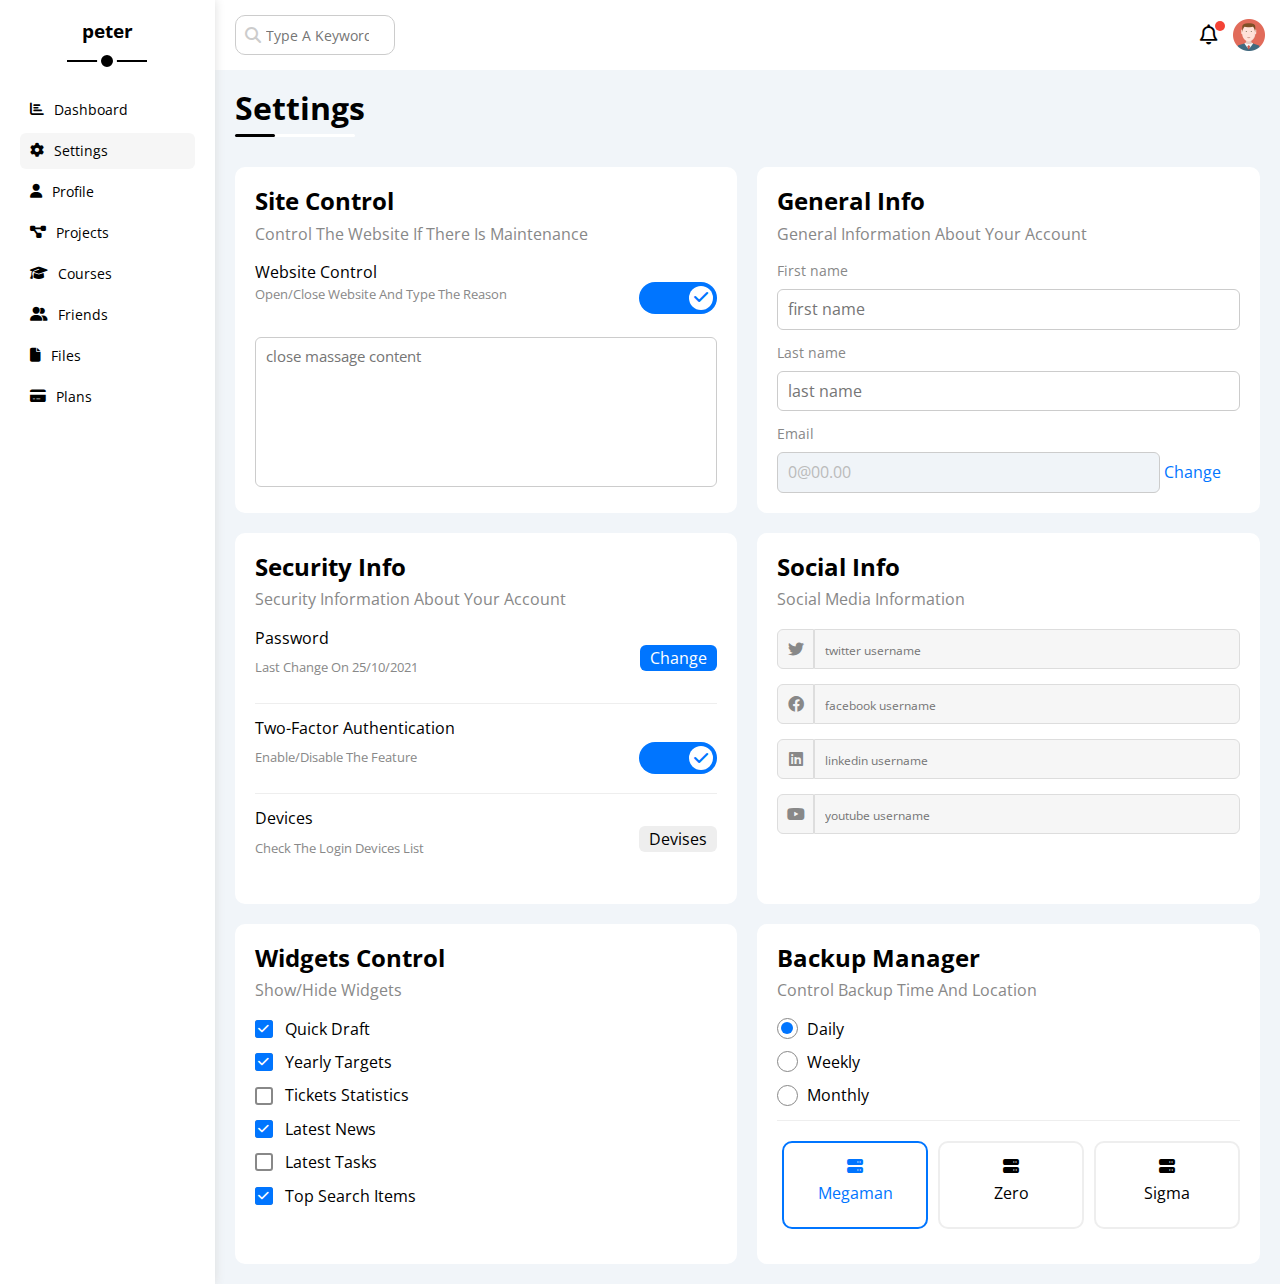
<file: settings.html>
<!DOCTYPE html>
<html lang="en">
<head>
  <meta charset="UTF-8">
  <meta name="viewport" content="width=device-width, initial-scale=1.0">
  <link rel="stylesheet" href="./css/framework.css">
  <link rel="stylesheet" href="./css/dashboard.css">
  <link rel="stylesheet" href="./css/normalize.css">
  <link rel="stylesheet" href="./css/all.min.css">
  <link rel="preconnect" href="https://fonts.googleapis.com">
  <link rel="preconnect" href="https://fonts.gstatic.com" crossorigin>
  <link href="https://fonts.googleapis.com/css2?family=Open+Sans:wght@300;400;500;600;700;800&display=swap" rel="stylesheet">
  <title>Settings</title>
</head>
<body>
  <div class="page d-flex settings">
    <div class="side p-20 bg-white p-relative">
      <h3 class="p-relative text-c mt-0">peter</h3>
        <ul>
          <li title="Dashboard">
            <a class="d-flex alig-center fs-14 c-black rad-6 p-10 " href="index.html">
              <i class="fa-solid fa-chart-bar"></i>
              <span>Dashboard</span>
            </a>
          </li>
          <li title="Settings">
            <a class="active d-flex alig-center fs-14 c-black rad-6 p-10" href="settings.html">
              <i class="fa-solid fa-gear"></i>
              <span>Settings</span>
            </a>
          </li>
          <li title="Profile">
            <a class="d-flex alig-center fs-14 c-black rad-6 p-10" href="profile.html">
              <i class="fa-solid fa-user"></i>
              <span>Profile</span>
            </a>
          </li>
          <li title="Projects">
            <a class="d-flex alig-center fs-14 c-black rad-6 p-10" href="projects.html">
              <i class="fa-solid fa-diagram-project"></i>
              <span>Projects</span>
            </a>
          </li>
          <li title="Courses">
            <a class="d-flex alig-center fs-14 c-black rad-6 p-10" href="courses.html">
              <i class="fa-solid fa-graduation-cap"></i>
              <span>Courses</span>
            </a>
          </li>
          <li title="Friends">
            <a class="d-flex alig-center fs-14 c-black rad-6 p-10" href="friends.html">
              <i class="fa-solid fa-user-group"></i>
              <span>Friends</span>
            </a>
          </li>
          <li title="Files">
            <a class="d-flex alig-center fs-14 c-black rad-6 p-10" href="files.html">
              <i class="fa-solid fa-file"></i>
              <span>Files</span>
            </a>
          </li>
          <li title="Plans">
            <a class="d-flex alig-center fs-14 c-black rad-6 p-10" href="plans.html">
              <i class="fa-solid fa-credit-card"></i>
              <span>Plans</span>
            </a>
          </li>
        </ul>
    </div>
    <div class="content w-full">
      <!-- start head  -->
      <div class="head p-15 d-flex bg-white between-flex">
        <div class="search p-relative">
          <input class="p-10" type="search" placeholder="Type A Keyword">
        </div>
        <div class="icons d-flex align-center">
          <span class="notification p-relative">
            <i class="fa-regular fa-bell fa-lg"></i>
          </span>
          <img src="./images/avatar.png" alt="">
        </div>
      </div>
      <!-- end head -->
      <!-- start label  -->
      <h1 class="p-relative">Settings</h1>
      <!-- end label  -->
      <div class="information d-grid">
        <!-- start site control  -->
      <div class="site-control rad-10 bg-white p-20">
        <div class="intro">
        <h2 class="m-0 mb-10">Site Control</h2>
        <p class="c-gray m-0 mb-20">Control The Website If There Is Maintenance</p>
        <div class="d-flex space-between mb-15">
          <div>
            <span>Website Control</span>
            <p class="m-0 mb-20 c-gray fs-13 mt-5">Open/Close Website And Type The Reason</p>
          </div>
          <div>
            <label>
              <input type="checkbox" class="toggle-checkbox" checked>
              <div class="toggle-switch"></div>
            </label>
          </div>
        </div>
        <textarea class="rad-6 w-full p-10 d-block" placeholder="Close massage content"></textarea>
      </div>
      </div>
        <!-- end site control  -->
        <!-- start General Info -->
        <div class="general-info rad-10 bg-white p-20">
          <h2 class="m-0 mb-10">General Info</h2>
          <p class="m-0 c-gray mb-20">General Information About Your Account</p>
          <div class="mb-15">
            <label class="d-block c-gray fs-14 mb-10" >First name</label>
            <input type="text" class="w-full p-10 rad-6 b-none b-ccc d-block" placeholder="first name">
          </div>
          <div class="mb-15">
            <label class="d-block c-gray fs-14 mb-10">Last name</label>
            <input type="text" class="w-full p-10 rad-6 b-none b-ccc d-block" placeholder="last name">
          </div> 
          <div>
            <label class="d-block c-gray fs-14 mb-10">Email</label>
            <input type="email" class="p-10 rad-6 b-none b-ccc w-full" value="0@00.00" disabled >
            <a href="#" class="c-blue">Change</a>
          </div>
        </div>
        <!-- end General Info -->
        <!-- start Security Info -->
        <div class="security-info rad-10 bg-white p-20">
          <h2 class="m-0 mb-10">Security Info</h2>
          <p class="m-0 mb-20 c-gray">Security Information About Your Account</p>
          <div class="box between-flex pb-15 mb-15">
            <div>
              <span class="m-0 mb-10 d-block">Password</span>
              <p class="d-block c-gray fs-13">Last Change On 25/10/2021</p>
            </div>
            <a href="#" class="c-white btn-shape bg-blue d-block p-15">Change</a>
          </div>
          <div class="box between-flex mb-15 pb-15">
            <div>
              <span class="m-0 mb-10 d-block">Two-Factor Authentication</span>
              <p class="d-block c-gray fs-13">Enable/Disable The Feature</p>
            </div>
              <label>
                <input type="checkbox" class="toggle-checkbox" checked>
                <div class="toggle-switch"></div>
              </label>
          </div>
          <div class="box between-flex pb-15">
            <div>
              <span class="m-0 mb-10 d-block">Devices</span>
              <p class="d-block c-gray fs-13">Check The Login Devices List</p>
            </div>
            <a href="#" class="btn-shape bg-eee p-10 c-black">Devises</a>
          </div>
        </div>
        <!-- end Security Info -->
        <!-- start social info  -->
        <div class="social-info rad-10 bg-white p-20">
          <h2 class="m-0 mb-10">Social Info</h2>
          <p class="m-0 mb-20 c-gray">Social Media Information</p>
          <div class="d-flex align-center mb-15">
            <i class="fa-brands fa-twitter c-gray center-flex"></i>
            <input type="text" name="" id="" class="w-full" placeholder="twitter username">
          </div>
          <div class="d-flex align-center mb-15">
            <i class="fa-brands fa-facebook c-gray center-flex"></i>
            <input type="text" name="" id="" class="w-full" placeholder="facebook username">
          </div>
          <div class="d-flex align-center mb-15">
            <i class="fa-brands fa-linkedin c-gray center-flex"></i>
            <input type="text" name="" id="" class="w-full" placeholder="linkedin username">
          </div>
          <div class="d-flex align-center">
            <i class="fa-brands fa-youtube c-gray center-flex"></i>
            <input type="text" name="" id="" class="w-full" placeholder="youtube username">
          </div>
        </div>
        <!-- end social info  -->
        <!-- start Widgets Control -->
        <div class="widgets-control rad-10 bg-white p-20">
          <h2 class="m-0 mb-10">Widgets Control</h2>
          <p class="c-gray m-0 mb-20">Show/Hide Widgets</p>
          <div class="control d-flex align-center mb-15">
            <input type="checkbox" id="one" checked>
            <label for="one">Quick Draft</label>
          </div>
          <div class="control d-flex align-center mb-15">
            <input type="checkbox" id="tow" checked>
            <label for="tow">Yearly Targets</label>
          </div>
          <div class="control d-flex align-center mb-15">
            <input type="checkbox" id="three">
            <label for="three">Tickets Statistics</label>
          </div>
          <div class="control d-flex align-center mb-15">
            <input type="checkbox"  id="four" checked>
            <label for="four">Latest News</label>
          </div>
          <div class="control d-flex align-center mb-15">
            <input type="checkbox"  id="five">
            <label for="five">Latest Tasks</label>
          </div>
          <div class="control d-flex align-center mb-15">
            <input type="checkbox" id="six" checked>
            <label for="six">Top Search Items</label>
          </div>
        </div>
        <!-- end Widgets Control -->
        <!-- start Backup Manager -->
        <div class="backup-manager rad-10 bg-white p-20">
          <h2 class="m-0 mb-10">Backup Manager</h2>
          <p class="c-gray m-0 mb-20">Control Backup Time And Location</p>
          <div class="data align-center d-flex mb-15">
            <input type="radio" name="time" id="Daily" checked>
            <label for="Daily">Daily</label>
          </div>
          <div class="data align-center d-flex mb-15">
            <input type="radio" name="time" id="Weekly">
            <label for="Weekly">Weekly</label>
          </div>
          <div class="data align-center d-flex mb-15">
            <input type="radio" name="time" id="Monthly">
            <label for="Monthly">Monthly</label>
          </div>









          <div class=" servers d-flex text-c mt-15">
            <input type="radio" name="server" id="server-one" checked>
            <div class="box mb-15 rad-10 w-full">
              <label for="server-one" class="d-block mb-15">
                <i class="fa-solid fa-server d-block mb-10 mt-5"></i>
                Megaman
              </label>
            </div>
            <input type="radio" name="server" id="server-tow">
            <div class="box mb-15 rad-10 w-full">
              <label for="server-tow" class="d-block mb-15">
                <i class="fa-solid fa-server d-block mb-10 mt-5"></i>
                Zero
              </label>
            </div>
            <input type="radio" name="server" id="server-three">
            <div class="box mb-15 rad-10 w-full">
              <label for="server-three" class="d-block mb-15">
                <i class="fa-solid fa-server d-block mb-10 mt-5"></i>
                Sigma
              </label>
            </div>
          </div>
        </div>
        <!-- end Backup Manager -->
      </div>
    </div>
  </div>
</body>
</html>
</file>
<file: css/framework.css>
:root {
  --blue-color: #0075ff;
  --blue-alt-color: #0d69d5;
  --orange-color: #f59e0b;
  --green-color: #22c55e;
  --red-color: #f44336;
  --grey-color: #888;
}
/* start box  */
.d-block {
  display: block;
}
.d-flex {
  display: flex;
}
.flex-1 {
  flex: 1;
}
.flex-w {
  flex-wrap: wrap;
}
.d-grid {
  display: grid;
}
.gap-20 {
  gap: 20px;
}
.gap-10 {
  gap: 10px;
}
.align-center {
  align-items: center;
}
.space-between {
  justify-content: space-between;
}
.between-flex {
  display: flex;
  align-items: center;
  justify-content: space-between;
}
.center-flex {
  display: flex;
  align-items: center;
  justify-content: center;
}
.w-full {
  width: 100%;
}
.h-full {
  height: 100%;
}
/* end box  */
/* start padding + margin  */
.p-5 {
  padding: 5;
}
.p-10 {
  padding: 10px;
}
.p-20 {
  padding: 20px;
}
.p-15 {
  padding: 15px;
}
.pt-15 {
  padding-top: 15px;
}
.pt-20 {
  padding-top: 20px;
}
.pb-20 {
  padding-bottom: 20px;
}
.pb-15 {
  padding-bottom: 15px;
}
.pb-10 {
  padding-bottom: 10px;
}
.pl-15 {
  padding-left: 15px;
}
/* margin */
.m-0 {
  margin: 0;
}
.m-20 {
  margin: 20px;
}
.mt-0 {
  margin-top: 0;
}
.mt-5 {
  margin-top: 5px;
}
.mt-25 {
  margin-top: 25px;
}
.mt-10 {
  margin-top: 10px;
}
.mt-15 {
  margin-top: 15px;
}
.mt-20 {
  margin-top: 20px;
}
.mb-20 {
  margin-bottom: 20px;
}
.mb-10 {
  margin-bottom: 10px;
}
.mb-5 {
  margin-bottom: 5px;
}
.mb-15 {
  margin-bottom: 15px;
}
.mr-15 {
  margin-right: 15px;
}
.mr-10 {
  margin-right: 10px;
}
.ml-10 {
  margin-left: 10px;
}
/* end padding + margin  */
/* start background-color */
.bg-white {
  background-color: white;
}
.bg-eee {
  background-color: #eee;
}
.bg-blue {
  background-color: var(--blue-color);
}
.bg-orange {
  background-color: var(--orange-color);
}
.bg-green {
  background-color: var(--green-color);
}
.bg-red {
  background-color: var(--red-color);
}
.bg-grey {
  background-color: var(--grey-color);
}
.back-blue {
  background-color: rgb(0 117 255 / 20%);
}
.back-orange {
  background-color: rgb(245 158 11 / 20%);
}
.back-red {
  background-color: rgb(244 67 54 / 20%);
}
.back-green {
  background-color: rgb(34 197 94 / 20%);
}
/* end background-color */
/* start color  */
.c-black {
  color: black;
}
.c-white {
  color: white;
}
.c-blue {
  color: var(--blue-color);
}
.c-alt-blue {
  color: var(--blue-alt-color);
}
.c-orange {
  color: var(--orange-color);
}
.c-green {
  color: var(--green-color);
}
.c-red {
  color: var(--red-color);
}
.c-gray {
  color: var(--grey-color);
}
/* end color  */
/* start position  */
.p-relative {
  position: relative;
}
.p-absolute {
  position: absolute;
}
/* end position  */
/* start text  */
.text-c {
  text-align: center;
}
.text-end {
  text-align: end;
}
.fs-14 {
  font-size: 14px;
}
.fs-13 {
  font-size: 13px;
}
.fs-15 {
  font-size: 15px;
}
.fs-25 {
  font-size: 25px;
}
.f-bold {
  font-weight: bold;
}
.f-normal {
  font-weight: normal;
}
/* end text  */
/* start border  */
.rad-6 {
  border-radius: 6px;
}
.rad-10 {
  border-radius: 10px;
}
.rad-half {
  border-radius: 50%;
}
.b-none {
  border: none;
}
.b-ccc {
  border: 1px solid #ccc;
}
.b-eee {
  border: 1px solid #eee;
}
/* end border  */
@media (max-width:767px) {
  .t-c-mobile {
    text-align: center;
  }
  .block-mobile {
    display: block;
  }
  .hide-mobile {
    display: none;
  }
}
/* start width */
.fit-width {
  width: fit-content;
}
.full-width {
  width: 100%;
}
/* end width */
/* button shape */
.btn-shape {
  padding: 4px 10px;
  border-radius: 6px;
}
</file>
<file: css/dashboard.css>
/* start global rules  */
:root {
  --blue-color: #0075ff;
  --blue-alt-color: #0d69d5;
  --orange-color: #f59e0b;
  --green-color: #22c55e;
  --red-color: #f44336;
  --grey-color: #888;
}
* {
  box-sizing: border-box;
}
*:focus {
  outline: none;
}
body {
  font-family: 'Open Sans', sans-serif;
  margin: 0;
}
html {
  scroll-behavior: smooth;
}
ul {
  padding: 0;
}
ul li {
  list-style: none;
}
a {
  text-decoration: none;
}
/* end global rules  */
/* start scroll bar */
::-webkit-scrollbar {
  width: 15px;
}
::-webkit-scrollbar-track {
background-color: white;
}
::-webkit-scrollbar-thumb {
background-color: var(--blue-color);
}
::-webkit-scrollbar-thumb:hover {
background-color: var(--blue-alt-color);
}
::-webkit-scrollbar-thumb {
background-color: var(--blue-color);
}
/* end scroll bar */
.page {
  background-color: #f1f5f9;
  min-height: 100vh;
}
/* start side  */
.side {
  width: 250px;
  box-shadow: 0 0 10px #ddd;
}
@media (max-width:767px) {
  .side {
    width: 58px; 
    padding: 10px;
  }
}
.side > h3 {
  position: relative;
margin-bottom: 50px;
}
.side > h3:before ,
.side > h3:after {
  content: '';
  position: absolute;
  background-color: black;
  left: 50%;
  transform: translateX(-50%);
}
.side > h3:before {
  width: 80px;
  height: 2px;
  bottom: -20px;
}
.side > h3:after {
  width: 12px;
  height: 12px;
  border-radius: 50%;
  bottom: -29px;
  border: 4px solid white;
}
@media (max-width:767px) {
  .side > h3 {
    font-size: 14px;
    margin-bottom: 15px;
  }
  .side > h3:before ,
  .side > h3:after {
  display: none;
}
}
.side ul li a:hover ,
.side ul .active {
  background-color: #f6f6f6;
}
.side ul li a {
  margin-bottom: 5px;
  transition: 0.3s;
  gap: 10px;
}
@media (max-width:767px) {
  .side ul li a span {
    display: none;
  }
  .side > h3:before ,
  .side > h3:after {
  display: none;
  }
}
/* end side */
/* start head  */
.content {
  overflow: hidden;
}
.head .search::before {
  font-family: var(--fa-style-family-classic);
  content: "\f002";
  font-weight: 900;
  position: absolute;
  left: 15px;
  top: 50%;
  transform: translateY(-50%);
  color: #ccc;
}
.head .search input[type="search"] {
  padding-left: 30px;
  border-radius: 10px;
  border: 1px solid #ccc;
  width: 160px;
  transition: 0.3s;
  margin-left: 5px;
}
.head .search input[type="search"]:focus {
  width: 100%;
}
.head .search input[type="search"]::placeholder {
  font-size: 14px;
  transition: 0.3s;

}
.head .search input[type="search"]:focus::placeholder {
  opacity: 0;
}
.head .icons .notification::after {
  content: '';
  position: absolute;
  top: -5px;
  right: -7px;
  width: 10px;
  height: 10px;
  background-color: #f44336;
  border-radius: 50%;
}
.head .icons img {
  width: 32px;
  height: 32px;
  margin-left: 15px;
}
/* end head  */
/* start home page  */
/* start dashboard label */
.content > h1 {
  margin: 20px 20px 40px 20px;
}
.content > h1::before ,
.content > h1::after  {
position: absolute;
content: '';
height: 3px;
bottom: -10px;
left: 0;
border-radius: 5px;
}
.content > h1::before {
background-color: white;
width: 120px;
}
.content > h1::after {
background-color: black;
width: 40px;
}
/* end dashboard label */
/* start wrapper */
.home .wrapper {
  margin: 0 20px 20px 20px;
  grid-template-columns: repeat(auto-fill , minmax(450px , 1fr));
}
@media (max-width:767px) {
  .home .wrapper ,
  .home .projects {
    grid-template-columns:  minmax(200px , 1fr);
    gap: 10px;
    margin-left: 10px;
    margin-right: 10px;
  }
}
/* start welcome */
.home .wrapper .welcome img {
  width: 200px;
  margin-bottom: -10px;
}
.home .wrapper .welcome .intro {
  border-top-left-radius: 10px;
  border-top-right-radius: 10px;
}
@media (max-width:767px) {
  .home .wrapper .welcome .intro {
    justify-content: center;
    padding: 25px;
  }
}
.home .wrapper .welcome .avatar {
  width: 64px;
  height: 64px;
  border: 2px solid white;
  margin-left: 20px;
  margin-top: -30px;
  margin-bottom: 10px;
  border-radius: 50%;
  padding: 2px;
  box-shadow:  0 0 5px #ddd;
}
@media (max-width:767px) {
  .home .wrapper .welcome .avatar {
    margin-left: 0;
    margin-bottom: 0;
  }
}
.home .wrapper .welcome .body {
  border-top: 1px solid #eee;
  border-bottom: 1px solid #eee;
}
@media (max-width:767px)  {
  .home .wrapper .welcome .body div:not(:last-child) {
    margin-bottom: 20px;
  }
}
.home .wrapper .welcome .visit {
  margin: 0 15px 15px auto;
  transition: 0.3s;
  width: fit-content;
}
/* end welcome */
/* start quick-draft */
.home .quick-draft form input[type="text"] {
  border: none;
}
.home .quick-draft form textarea {
  resize: none;
  height: 200px;
  border: none;
}
.home .quick-draft form input[type="submit"] {
  border: none;
  margin: 15px 15px 15px auto;
  cursor: pointer;
}
/* end wrapper */
/* start yearly targets  */
.home .yearly-targets .icon {
  width: 80px;
  height: 80px;
  margin-right: 15px;
}
.home .yearly-targets .progress {
  height: 4px;
}
.home .yearly-targets .progress span {
  position: absolute;
  height: 4px;
  left: 0;
  top: 0;
}
.home .yearly-targets .progress span::after {
  content: attr(data-progress);
  position: absolute;
  right: -15px;
  top: -40px;
  color: white;
  padding: 5px;
  font-size: 12px;
  border-radius: 6px;
}
.home .yearly-targets .progress .blue::after {
background-color: var(--blue-color);
  
}
.home .yearly-targets .progress .orange::after {
  background-color: var(--orange-color);
}
.home .yearly-targets .progress .green::after {
  background-color: var(--green-color);
}

.home .yearly-targets .progress span::before {
  top: -15px;
  content: '';
  position: absolute;
  border-width: 7px;
  border-style: solid;
  right: -5px;
  border-color: transparent;
  
}
.home .yearly-targets .progress .blue::before {
border-top-color:var(--blue-color) ;
}
.home .yearly-targets .progress .orange::before {
border-top-color:var(--orange-color) ;
}
.home .yearly-targets .progress .green::before {
border-top-color:var(--green-color) ;

}
.home .yearly-targets .back-blue {
  background-color: rgb(0 117 255 / 20%);
}
.home .yearly-targets .back-orange {
  background-color: rgb(245 158 11 / 20%);
}
.home .yearly-targets .back-green {
  background-color: rgb(34 197 94 / 20%);
}
/* end yearly targets  */
/* start Tickets Statistics  */
.home .Tickets-Statistics .box {
  width: calc(50% - 10px);
  border: 1px solid #ccc;
}
@media (max-width:767px) {
  .home .Tickets-Statistics .box {
    width: 100%;
  }
}
/* end Tickets Statistics  */
/* start new news  */
.home .last-news .box:not(:last-child) {
  padding-bottom: 20px;
  margin-bottom: 20px;
  border-bottom: 1px solid #eee;
}
.home .last-news .box h3 {
  margin: 0 0 6px;
}
@media (max-width:767px) {
  .home .last-news .box {
    text-align: center;
    display: block;
  }
  .home .last-news .box .text {
    flex: none;
  }
  .home .last-news .box .counter {
    width: fit-content;
    margin: 10px auto;
  }
}
.home .last-news .box img {
  width: 100px;
  border-radius: 6px;
  margin-right: 15px;
}
@media (max-width:767px) {
  .home .last-news .box img {
    margin: auto;
    margin-bottom: 5px;
  }
}
/* end new news  */
/* start last tasks  */
.home .last-tasks .row:not(:last-child) {
  margin-bottom: 17px;
  padding-bottom: 17px;
  border-bottom: 1px solid #eee;
}
.home .last-tasks .row h3 {
  font-size: 15px;
}
.home .last-tasks .row .delete {
  cursor: pointer;
  transition: 0.3s;
}
.home .last-tasks .row .delete:hover {
color: red;
} 
.home .last-tasks .done {
  opacity: 0.3;
}
.home .last-tasks .done h3 ,
.home .last-tasks .done p {
  text-decoration: line-through;
}
/* end last tasks  */
/* start top search  */
.home .Latest-Uploads ul li:not(:last-child) {
  border-bottom: 1px solid #eee;
}
.home .Latest-Uploads ul li img {
  width: 40px;
  height: 40px;
  margin-right: 10px;
}
/* end top search  */
/* start last projects  */
.home .Last-Project-Progress ul:before {
  content: "";
  position: absolute;
  left: 11px;
  width: 2px;
  height: 100%;
  background-color: var(--blue-color);
}
.home .Last-Project-Progress ul li:before {
  content: '';
  width: 20px;
  height: 20px;
  display: block;
  border-radius: 50%;
  background-color: white;
  border: 2px solid white;
  outline: 2px solid var(--blue-color);
  margin-right: 15px;
  z-index: 1;
}
.home .Last-Project-Progress ul .done:before {
  background-color: var(--blue-color);
}
.home .Last-Project-Progress ul .current:before {
  animation: current infinite linear 2s ;
}
@keyframes current {
  50% {
    background-color: var(--blue-color);
  }
  70%, 100% {
    background-color: white;
  }
}
.home .Last-Project-Progress img {
  position: absolute;
  width: 160px;
  right: 0;
  bottom: 0;
  opacity: 0.2;
}
/* end last projects  */
/* start Reminders  */
.home .reminders ul li .dott {
  width: 15px;
  height: 15px;
  margin-right: 15px;
}
.home .reminders ul li .blue {
border-left: 2px solid var(--blue-color);
}
.home .reminders ul li .green {
  border-left: 2px solid var(--green-color);
}
.home .reminders ul li .orange {
  border-left: 2px solid var(--orange-color);
}
.home .reminders ul li .red {
  border-left: 2px solid var(--red-color);
}
/* end Reminders  */
/* start Latest Post   */
.home .Latest-Post .information img {
  width: 46px;
  height: 46px;
}
.home .Latest-Post .post-content {
  border-top: 1px solid #eee;
  border-bottom: 1px solid #eee;
  min-height: 140px;
  text-transform: capitalize;
  line-height: 1.8;
}
/* end Latest Post   */
/* start social  */
.home .Social-Media-Stats .box {
  padding-left: 70px;
}
.home .Social-Media-Stats .twitter {
  background-color: rgb(29 161 242 / 20%);
  color: #1da1f2;
}
.home .Social-Media-Stats .twitter i ,
.home .Social-Media-Stats .twitter a {
  background-color: #1da1f2;
}
.home .Social-Media-Stats .facebook {
  background-color: rgb(24 119 242 / 20%);
  color: #1da1f2;
}
.home .Social-Media-Stats .facebook i , 
.home .Social-Media-Stats .facebook a {
  background-color: #1877f2;
}
.home .Social-Media-Stats .youtube {
  background-color: rgb(255 0 0 / 20%);
  color: #ff0000;
}
.home .Social-Media-Stats .youtube i ,
.home .Social-Media-Stats .youtube a {
  background-color: #ff0000;
}
.home .Social-Media-Stats .linkedin {
  background-color: rgb(0 119 181 / 20%);
  color: #0077b5;
}
.home .Social-Media-Stats .linkedin i ,
.home .Social-Media-Stats .linkedin a {
  background-color: #0077b5;
}
.home .Social-Media-Stats i {
  position: absolute;
  display: flex;
  align-items: center;
  justify-content: center;
  left: 0;
  top: 0;
  width: 52px;
  transition: 0.3s;
}
/* end social  */
/* start projects table  */
.home .projects {
  margin: 0 20px 20px 20px;
}
@media (max-width:767px) {
  .home .projects {
    margin-left: 10px;
    margin-right: 10px;
  }
}
.home .projects table {
  min-width: 1000px;
  border-spacing: 0;
}
.home .projects table td {
padding: 15px;
}
.home .projects table thead td {
  background-color: #eee;
  font-weight: bold;
}
.home .projects table tbody td {
  border-bottom: 1px solid #eee;
    border-left: 1px solid #eee;
    transition: 0.3s;
}
.home .projects table tbody tr td:last-child {
  border-right: 1px solid #eee;
}
.home .projects table tbody tr:hover td {
  background-color: #faf7f7;
}
.home .projects table tbody tr td img {
  width: 32px;
  height: 32px;
  border-radius: 50%;
  padding: 2px;
  background-color: white;
}
.home .projects table tbody tr td img:not(:first-child) {
  margin-left: -20px;
}
.home .projects .responsive-table {
overflow-x: auto;
}
/* end projects table  */
/* end home page  */
/* start settings page */
/* start checkbox style */
.toggle-checkbox {
  appearance: none;
}
.toggle-switch {
  background-color: #ccc;
  width: 78px;
  height: 32px;
  border-radius: 16px;
  position: relative;
  transition: 0.3s;
  cursor: pointer;
} 
.toggle-switch:before {
  font-family: var(--fa-style-family-classic);
  content: "\f00d";
  font-weight: 900;
  display: flex;
  align-items: center;
  justify-content: center;
  background-color: white;
  width: 24px;
  height: 24px;
  position: absolute;
  border-radius: 50%;
  top: 4px;
  left: 4px;
  color: #aaa;
  transition: 0.3s;
} 
.toggle-checkbox:checked + .toggle-switch {
  background-color: var(--blue-color);
}
.toggle-checkbox:checked + .toggle-switch:before {
  content: "\f00c";
  left: 50px;
  color: var(--blue-color);
}
/* 
            <label>
              <input type="checkbox" class="toggle-checkbox" checked>
              <div class="toggle-switch"></div>
            </label>
*/
/* end checkbox style */
.settings .information {
  grid-template-columns: repeat(auto-fill , minmax(450px , 1fr));
  margin: 0 20px 20px 20px;
  gap: 20px;
}
@media (max-width:767px) {
.settings .information {
    grid-template-columns:  minmax(200px , 1fr);
    gap: 10px;
    margin-left: 10px;
    margin-right: 10px;
  }
}
/* start site control  */
.settings .site-control textarea {
  resize: none;
  border: 1px solid #ccc;
  min-height: 150px;
}
.settings .site-control textarea::placeholder {
  font-size: 15px;
  text-transform: lowercase;
}
/* end site control  */
/* start General Info  */
.settings .general-info input[type="email"] {
  width: calc(100% - 80px);
}
.settings .general-info input[type="email"]:disabled {
  cursor: no-drop;
  background-color: #f0f4f8;
  color: #bbb;
}
/* end General Info  */
/* start security info  */
.settings .security-info .box:not(:last-child) {
  border-bottom: 1px solid #eee;
}
/* end security info  */
/* start social info  */
.settings .social-info i {
  display: flex;
  width: 40px;
  height: 40px;
  background-color: #f6f6f6;
  border: 1px solid #ddd;
  border-radius: 6px 0 0 6px;
  transition: 0.5s;
}
.settings .social-info input {
  padding-left: 10px;
  height: 40px;
  background-color: #f6f6f6;
  border: 1px solid #ddd;
  border-radius: 0 6px 6px 0;
}
.settings .social-info input::placeholder {
  font-size: 12px;
}
.settings .social-info > div:focus-within i {
  color: black;
}
/* end social info  */
/* start Widgets Control */
.settings .widgets-control input[type="checkbox"] {
  appearance: none;
}
.settings .widgets-control .control label {
padding-left: 30px;
cursor: pointer;
position: relative;
}
.settings .widgets-control .control label:before {
content: '';
position: absolute;
top: 50%;
left: 0;
width: 14px;
height: 14px;
border: 2px solid var(--grey-color);
margin-top: -9px;
border-radius: 3px;
}
.settings .widgets-control .control label:hover::before {
  border-color: var(--blue-color);
}
.settings .widgets-control .control label::after {
  font-family: var(--fa-style-family-classic);
  content: "\f00c";
  font-weight: 900;
  position: absolute;
  left: 0;
  font-size: 12px;
  display: flex;
  align-items: center;
  justify-content: center;
  top: 0;
  width: 18px;
  height: 18px;
  background-color: var(--blue-color);
  color: white;
  border-radius: 3px;
  transform: scale(0) rotate(360deg);
  transition: 0.3s;
}
.settings .widgets-control input[type="checkbox"]:checked + label::after {
  transform: scale(1);
}
/* end Widgets Control */
/* start backup manager  */
.settings .backup-manager .data input[type="radio"] {
  appearance: none;
}
.settings .backup-manager .data label {
  position: relative;
  cursor: pointer;
  padding-left: 30px;
}
.settings .backup-manager .data label:before {
content: '';
position: absolute;
left: 0;
width: 19px;
height: 19px;
border: 1px solid var(--grey-color);
border-radius: 50%;
top: 50%;
margin-top: -11px;
transition: 0.3s;
}
.settings .backup-manager .data label:hover::before {
  border-color: var(--blue-color);
}
.settings .backup-manager .data label::after {
content: '';
position: absolute;
left: 4px;
top: 2px;
width: 12px;
height: 12px;
background-color: var(--blue-color);
border-radius: 50%;
transform: scale(0);
transition: 0.3s;
}
.settings .backup-manager .data input[type="radio"]:checked + label::after {
  transform: scale(1);
}

.settings .backup-manager .servers {
  padding-top: 20px;
  border-top: 1px solid #eee;
  gap: 5px;
}
@media (max-width:767px) {
  .settings .backup-manager .servers {
    flex-wrap: wrap;
  }
}
.settings .backup-manager .servers .box {
  border: 2px solid #eee;
  padding: 10px 15px 10px 15px;
  transition: 0.3s;
}
.settings .backup-manager .servers input[type="radio"] {
  appearance: none;
}
.settings .backup-manager .servers label {
  cursor: pointer;
}
.settings .backup-manager .servers i {
  display: block;
}
.settings .backup-manager .servers input[type="radio"]:checked + .box  {
color: var(--blue-color);
border-color: var(--blue-color);
}
/* end backup manager  */
/* end settings page */
/* start profile page  */
/* start profile info  */
@media (max-width:767px) {
  .profile .profile-info {
    flex-wrap: wrap;
  }
}
.profile .profile-info .avatar-box {
  border-right: 1px solid #eee;
  width: 300px;
}
@media (max-width:767px) {
  .profile .profile-info .avatar-box {
    border-right: none;
    padding-bottom: 10px;
    margin: auto;
  }
  
}
.profile .profile-info .avatar-box img {
width: 120px;
height: 120px;
}
.profile .profile-info .avatar-box .level {
  height: 6px;
  overflow: hidden;
  margin: auto;
  width: 70%;
}

.profile .profile-info .avatar-box .level span {
  position: absolute;
  left: 0;
  top: 0;
  height: 100%;
  background-color: var(--blue-color);
  border-radius: 6px;
}
.profile .profile-info .info-box .box {
  flex-wrap: wrap;
  transition: 0.3s;
}
.profile .profile-info .info-box .box:not(:last-child) {
  border-bottom: 1px solid #eee;
}
.profile .profile-info .info-box .box > div {
  width: 250px;
  padding: 10px 0 0;
}
@media (max-width:767px) {
  .profile .profile-info .info-box .box:first-child {
    padding-top: 0px;
  }
  .profile .profile-info .info-box .box > div{
    width: 100%;
    margin: auto;
  }
}
.profile .profile-info .info-box .box:hover {
  background-color: #f9f9f9;
}
/* start toggle switch */
.profile .profile-info .toggle-checkbox {
  appearance: none;
}
.profile .profile-info .toggle-switch {
  background-color: #ccc;
  width: 78px;
  height: 20px;
  border-radius: 16px;
  position: relative;
  transition: 0.3s;
  cursor: pointer;
} 
@media (max-width:767px) {
  .profile .profile-info .toggle-switch {
    margin: auto;
  }
}
.profile .profile-info .toggle-switch:before {
  font-family: var(--fa-style-family-classic);
  content: "\f00d";
  font-weight: 900;
  display: flex;
  align-items: center;
  justify-content: center;
  background-color: white;
  width: 14px;
  height: 14px;
  position: absolute;
  border-radius: 50%;
  top: 3px;
  left: 4px;
  color: #aaa;
  transition: 0.3s;
  font-size: 11px;
} 
.profile .profile-info .toggle-checkbox:checked + .toggle-switch {
  background-color: var(--blue-color);
}
.profile .profile-info .toggle-checkbox:checked + .toggle-switch:before {
  content: "\f00c";
  left: 60px;
  color: var(--blue-color);
}
/* end toggle switch */
/* start other data  */
@media (max-width:767px) {
  .profile .other-data {
    flex-wrap: wrap;
  }
}
.profile .my-skills {
  flex-grow: 1;
}
.profile .my-skills ul li:not(:last-child) {
  border-bottom: 1px solid #eee;
}
.profile .my-skills ul li {
  padding: 12px 0;
}
.profile .my-skills ul li span {
  display: inline-flex;
  color: black;
  background-color: #eee;
  font-size: 14px;
  border-radius: 6px;
  padding: 4px 10px;
  margin-bottom: 5px;
}
.profile .my-skills ul li span:not(:last-child) {
  margin-right: 5px;
}

.profile .latest-activities {
  flex-grow: 2;
}
.profile .latest-activities .box:not(:last-child) {
  border-bottom: 1px solid #eee;
  padding-bottom: 20px;
  margin-bottom: 20px;
}
@media (max-width:767px) {
  .profile .latest-activities .box {
    flex-direction: column;
  }
}
.profile .latest-activities .box img {
  width: 64px;
  height: 64px;
  margin-right: 10px;
}
@media (max-width:767px) {
  .profile .latest-activities .box img {
    margin: auto;
    margin-bottom: 10px;
  }
}
.profile .latest-activities .box .grow {
  flex: 1;
}

.profile .latest-activities .box div .end {
  text-align: end;
}
@media (max-width:767px) {
  .profile .latest-activities .box div .end {
    text-align: center;
  }
}
@media (max-width:767px) {
  .profile .latest-activities .box div {
    margin-bottom: 10px;
  }
}
/* end other data  */
/* end profile info  */
/* end profile page  */
/* start projects page  */
.projects-page {
  grid-template-columns: repeat(auto-fill , minmax(500px , 1fr));
}
@media (max-width:767px) {
  .projects-page {
  grid-template-columns: repeat(auto-fill , minmax(200px , 1fr));
  margin: 10px;
  gap: 10px;
  }
}
.projects-page .project-box .date {
  top: 15px;
  position: absolute;
  right: 10px;
}
.projects-page .project-box .team {
  min-height: 80px;
  position: relative;
}
.projects-page .project-box .team a {
  position: absolute;
  left: 0;
  bottom: 0;
}
.projects-page .project-box .team a:nth-child(2) {
  left: 25px;
}
.projects-page .project-box .team a:nth-child(3) {
  left: 50px;
}
.projects-page .project-box .team a:nth-child(4) {
  left: 75px;
}
.projects-page .project-box .team a:nth-child(5) {
  left: 100px;
}
.projects-page .project-box .team a:hover {
  z-index: 100;
}
.projects-page .project-box .team a img {
  width: 40px;
  height: 40px;
  border-radius: 50%;
  border: 2px solid white;
}
.projects-page .project-box .do {
  justify-content: flex-end;
  margin-top: 15px;
  padding-top: 15px;
  border-top: 1px solid #eee;
}
@media (max-width:767px) {
  .projects-page .project-box .do {
    justify-content: flex-start;
    flex-direction: column;
  }
}
.projects-page .project-box .do span {
  padding: 4px 10px;
  margin-left: 5px;
}
@media (max-width:767px) {
  .projects-page .project-box .do span {
    width: fit-content;
    margin-bottom: 10px;
  }
}
.projects-page .project-box .info {
  margin-top: 15px;
  padding-top: 15px;
  border-top: 1px solid #eee;
}
.projects-page .project-box .info .prog {
  width: 260px;
  height: 8px;
}
.projects-page .project-box .info .prog span {
  position: absolute;
  height: 8px;
  left: 0;
  top: 0;
}
@media (max-width:767px) {
  .projects-page .project-box .info {
    flex-direction: column;
  }
  .projects-page .project-box .info .prog {
    margin-bottom: 15px;
  }
}
/* end projects page  */
/* start course page  */
.course-page {
  grid-template-columns: repeat(auto-fill , minmax(300px , 1fr));
}
.course-page .course-box .big-img {
  width: 100%;
  border-radius: 6px 6px 0 0;
}
.course-page .course-box .small-img {
  width: 64px;
  height: 64px;
  position: absolute;
  top: 20px;
  left: 20px;
  border-radius: 50%;
  border: 2px solid white;
}
@media (max-width:767px) {
  .course-page .course-box .small-img {
    width: 45px;
    height: 45px;
  }
}
.course-page .course-box .description {
  line-height: 1.6;
  font-size: 14px;
}
.course-page .course-box .info {
  border-top: 1px solid #eee;
}
.course-page .course-box .info .button {
  position: absolute;
  left: 50%;
  transform: translatex(-50%);
  top: -12px;
}
/* end course page  */
/* start friends page  */
.friends-page {
  grid-template-columns: repeat(auto-fill ,minmax(300px , 1fr));
}
@media (max-width:767px) {
  .friends-page {
    grid-template-columns: minmax(200px, 1fr);
    margin-left: 10px;
    margin-right: 10px;
    gap: 10px;
  }
}
.friends-page .icons {
  display: flex;
  gap: 10px;
}
.friends-page .icons i {
  color: #888;
  cursor: pointer;
  font-size: 15px;
  background-color: #eee;
  border-radius: 50%;
  transition: 0.3s;
  padding: 10px;
}
.friends-page .icons i:hover {
  background-color: var(--blue-color);
  color: white;
}
.friends-page .intro img {
  width: 100px;
  height: 100px;
  border-radius: 50%;
  margin: 10px 0 10px 0;
}
.friends-page .text {
  padding: 15px 0 15px 0;
  margin: 15px 0 15px 0;
  border-top: 1px solid #eee;
  border-bottom: 1px solid #eee;
}
.friends-page .text div i {
  margin-right: 5px;
}
.friends-page .text .vip {
  position: absolute;
  font-size: 40px;
  font-weight: bold;
  right: 0;
  opacity: 0.3;
  top: 50%;
  transform: translateY(-50%);
}
/* end friends page  */
/* start file page */
.file-page {
  gap: 20px;
  align-items: flex-start;
  flex-direction: row-reverse;
}
@media (max-width:767px) {
  .file-page {
    align-items: normal;
    flex-direction: column;
  }
}
.file-page .stats {
  min-width: 260px;
}
.file-page .stats .box .icon i {
  display: flex;
  width: 40px;
  height: 40px;
}
.file-page .stats .upload {
  width: fit-content;
  padding: 8px 11px ;
  margin: auto;
}
.file-page .stats .upload i {
  margin-right: 10px;
}
.file-page .stats .upload:hover {
  background-color: var(--blue-alt-color);
}
.file-page .stats .upload:hover i{
  animation: up-down 1.5s linear infinite;
}
@keyframes up-down {
  0% , 100% {
    transform: translateY(-3px);
  }
  50% {
    transform: translateY(3px);
  }
}
/* start content  */
.file-page .content {
  grid-template-columns: repeat(auto-fill , minmax(200px , 1fr));
}
.file-page .content .box .intro i {
  position: absolute;
  top: 0;
  left: 5px;
}
.file-page .content .box .intro img {
  width: 64px;
  height: 64px;
  transition: 0.5s;
}
.file-page .content .box:hover .intro img {
  transform: rotate(10deg);
}
.file-page .content .box .intro span {
  text-align: left;
}
.file-page .content .box .foot {
  padding-top: 10px;
  border-top: 1px solid #eee;
}
/* end file page */
/* start plan page  */
.plan-page {
  grid-template-columns: repeat(auto-fill , minmax(450px , 1fr));
}
@media (max-width:767px) {
  .plan-page {
    grid-template-columns: repeat(auto-fill , minmax(250px , 1fr));
    margin-left: 10px;
    margin-right: 10px;
    gap: 10px;
  }
}
.plan-page .green .top {
  outline: 4px solid var(--green-color);
  border: 3px solid white;
}
.plan-page .blue .top {
  outline: 4px solid var(--blue-color);
  border: 3px solid white;
}
.plan-page .orange .top {
  outline: 4px solid var(--orange-color);
  border: 3px solid white;
}
.plan-page .plan .top h2 {
  font-size: 30px;
}
.plan-page .plan .top .price {
  font-size: 50px;
}
.plan-page .plan .top .price .dollar {
  position: absolute;
  top: 5px;
  left: -20px;
  margin-right: 5px;
  font-size: 30px;
}
.plan-page .plan ul li {
  padding: 15px 0;
  border-bottom: 1px solid #eee;
}
.plan-page .plan ul li i {
  margin-right: 5px;
}
.plan-page .plan ul li i:last-child {
  cursor: pointer;
}
/* end plan page  */
</file>
